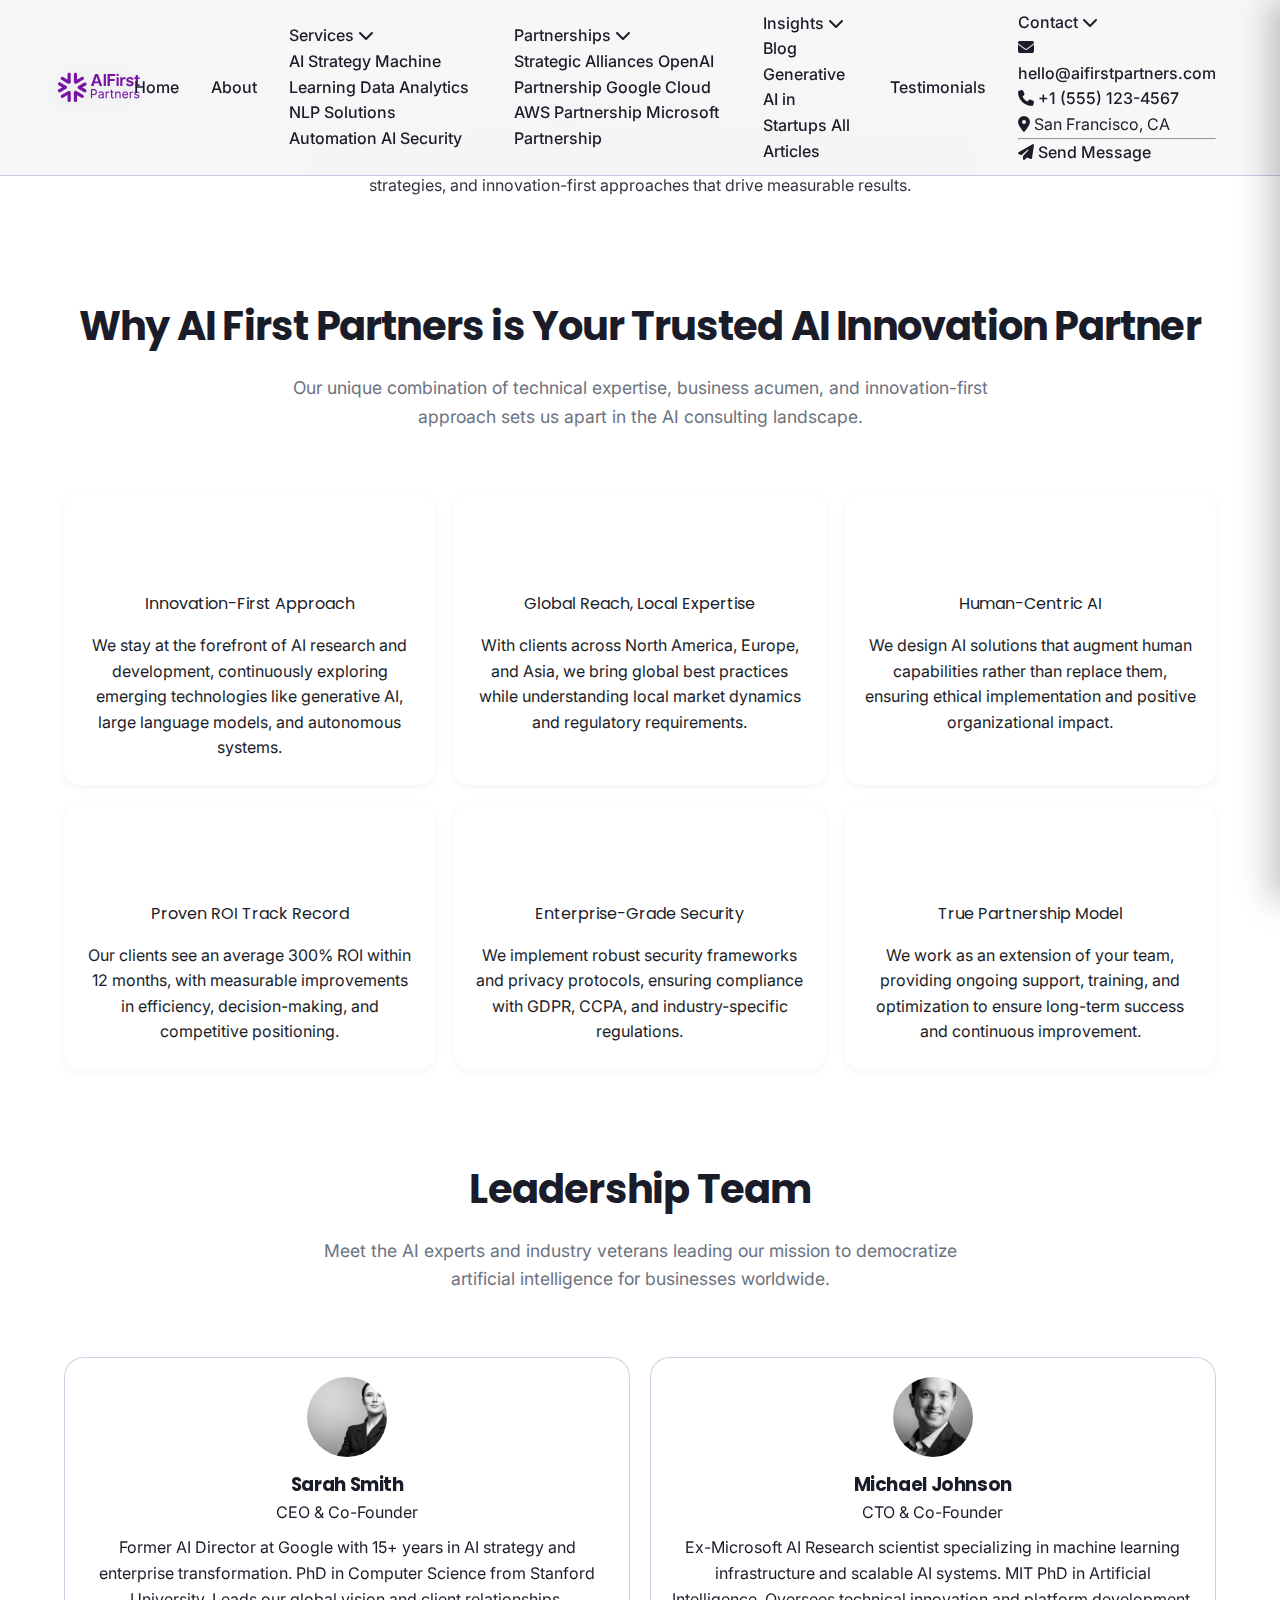
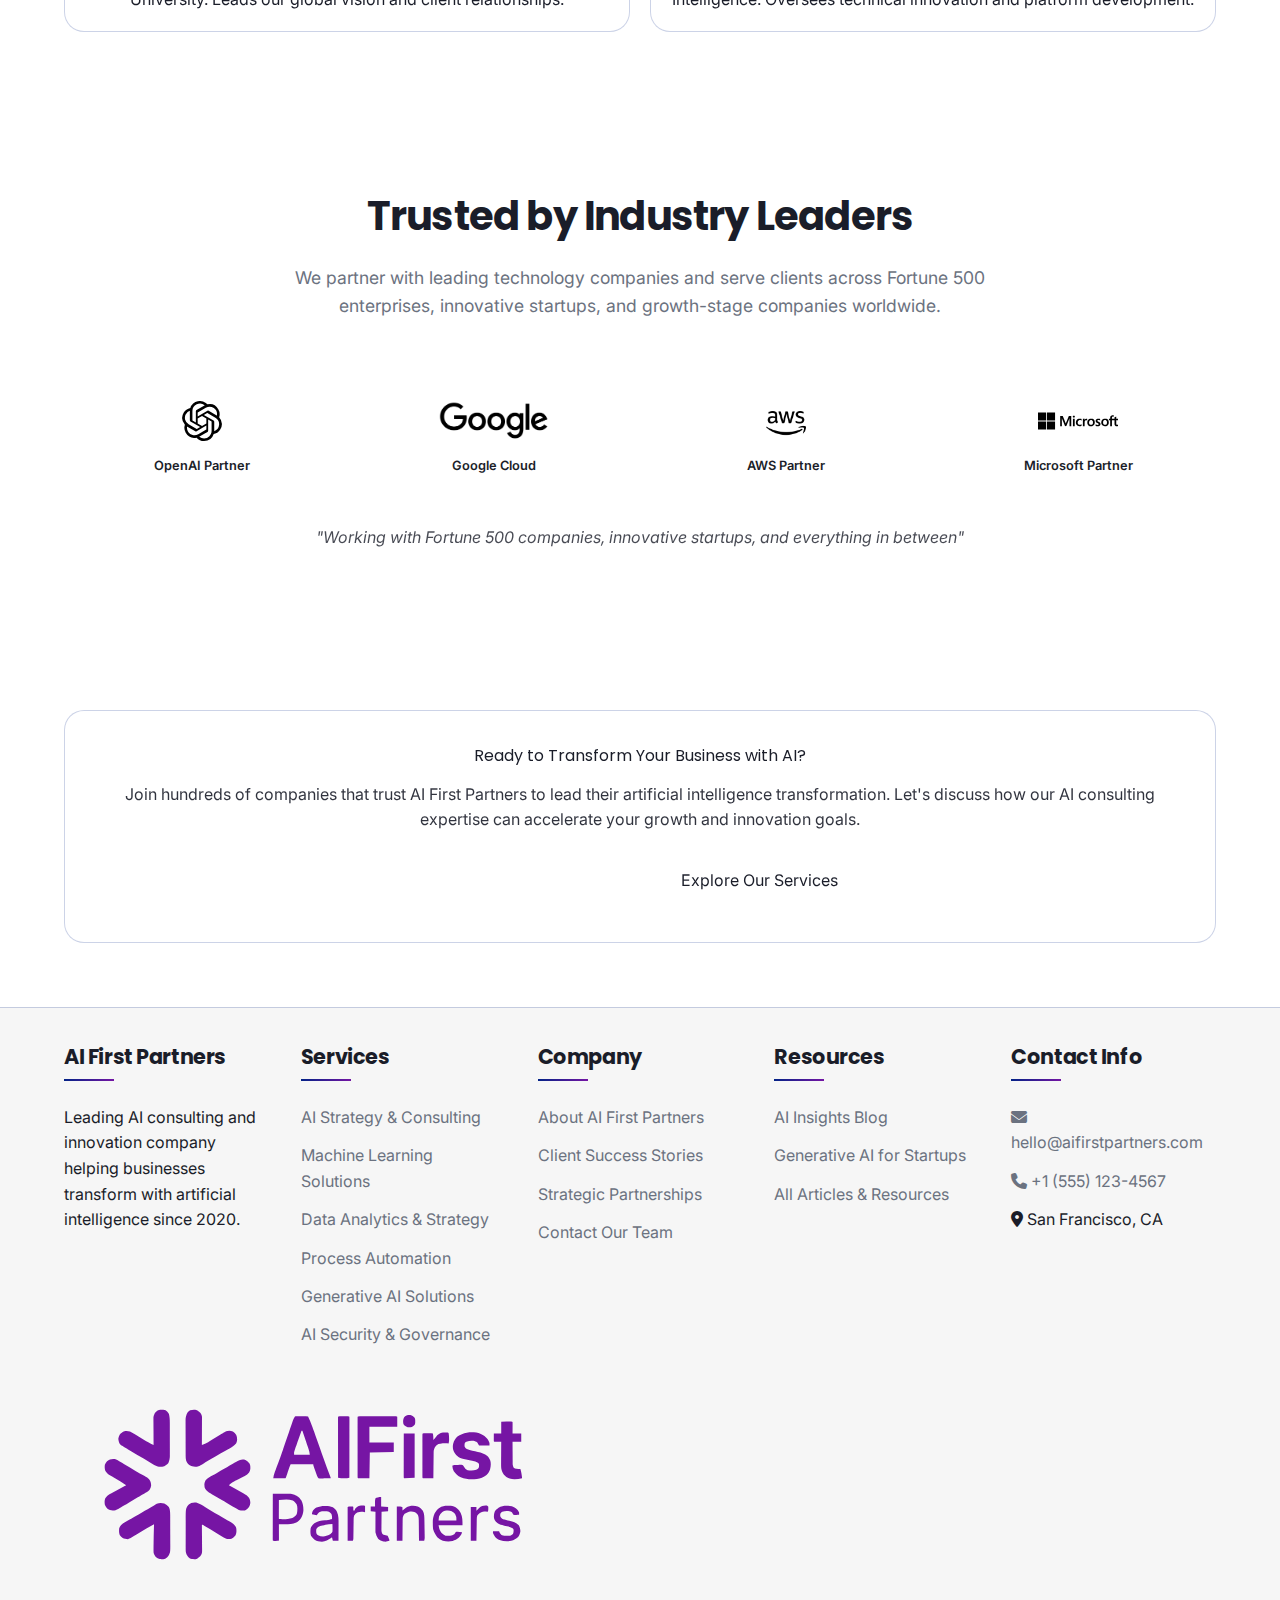
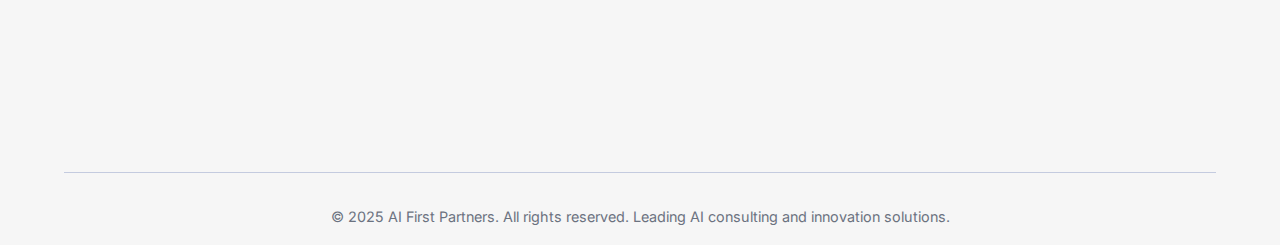
<file: about.html>
<!DOCTYPE html>
<html lang="en">
  <head>
    <meta charset="UTF-8" />
    <meta name="viewport" content="width=device-width, initial-scale=1.0" />
    
    <!-- SEO Meta Tags -->
    <title>About AI First Partners - AI Consulting & Innovation Leaders</title>
    <meta
      name="description"
      content="AI First Partners leads AI-driven transformation with expert consulting, automation solutions, and innovation strategies. Trusted AI partners for businesses worldwide."
    />
    <meta
      name="keywords"
      content="AI First Partners, AI consulting company, AI strategy experts, AI automation services, AI transformation consultants, artificial intelligence innovation, AI business solutions, machine learning consulting"
    />
    <meta name="author" content="AI First Partners" />
    
    <!-- Open Graph Meta Tags -->
    <meta
      property="og:title"
      content="About AI First Partners - AI Consulting & Innovation Leaders"
    />
    <meta
      property="og:description"
      content="AI First Partners leads AI-driven transformation with expert consulting, automation solutions, and innovation strategies. Trusted AI partners for businesses worldwide."
    />
    <meta property="og:type" content="website" />
    <meta property="og:url" content="https://aifirstpartners.com/about" />
    <meta
      property="og:image"
      content="https://aifirstpartners.com/assets/og-about.jpg"
    />
    
    <!-- Twitter Card Meta Tags -->
    <meta name="twitter:card" content="summary_large_image" />
    <meta
      name="twitter:title"
      content="About AI First Partners - AI Consulting & Innovation Leaders"
    />
    <meta
      name="twitter:description"
      content="AI First Partners leads AI-driven transformation with expert consulting, automation solutions, and innovation strategies."
    />
    <meta
      name="twitter:image"
      content="https://aifirstpartners.com/assets/og-about.jpg"
    />
    
    <!-- Canonical URL -->
    <link rel="canonical" href="https://aifirstpartners.com/about.html" />
    
    <!-- Favicon -->
    <link
      rel="icon"
      type="image/svg+xml"
      href="favicon.svg"
    />
    <link rel="apple-touch-icon" href="favicon.svg" />
    
    <!-- Sitemap for SEO -->
    <link rel="sitemap" type="application/xml" title="Sitemap" href="/sitemap.xml" />
    
    <!-- Fonts -->
    <link rel="preconnect" href="https://fonts.googleapis.com" />
    <link rel="preconnect" href="https://fonts.gstatic.com" crossorigin />
    <link
      href="https://fonts.googleapis.com/css2?family=Inter:wght@300;400;500;600;700&family=Poppins:wght@600;700;800&display=swap"
      rel="stylesheet"
    />
    
    <!-- Font Awesome -->
    <link
      rel="stylesheet"
      href="https://cdnjs.cloudflare.com/ajax/libs/font-awesome/6.4.0/css/all.min.css"
    />
    
    <!-- Main Stylesheet -->
    <link rel="stylesheet" href="style.css" />
    
    <!-- Page-specific styles -->
    <style>
      /* About page hero section */
      .about-hero {
        background: linear-gradient(135deg, var(--bg-primary) 0%, color-mix(in srgb, var(--main-color) 5%, transparent) 100%);
        padding: 5rem 0 3rem;
        text-align: center;
        position: relative;
        overflow: hidden;
      }
      
      .about-hero::before {
        content: "";
        position: absolute;
        top: 0;
        left: 0;
        width: 100%;
        height: 100%;
        background: color-mix(in srgb, var(--main-color) 8%, transparent);
        z-index: 1;
      }
      
      .about-hero-content {
        position: relative;
        z-index: 2;
      }
      
      .about-hero h1 {
        font-size: clamp(var(--text-4xl), 6vw, var(--text-6xl));
        font-weight: var(--font-weight-bold);
        color: var(--text-primary);
        margin-bottom: 1rem;
        letter-spacing: var(--tracking-tight);
        transition: transform 0.3s ease;
      }
      
      .about-hero h1:hover {
        transform: translateY(-2px);
      }
      
      .about-hero p {
        font-size: var(--text-xl);
        color: var(--text-primary);
        max-width: 700px;
        margin: 0 auto 1rem;
        line-height: var(--leading-relaxed);
        opacity: 0.9;
      }
      
      /* Mission & Vision Cards - Following index.html service-card design */
      .mission-vision-grid {
        display: grid;
        grid-template-columns: repeat(auto-fit, minmax(300px, 1fr));
        gap: 2rem;
        margin: 3rem 0;
      }
      
      .mission-vision-card {
        text-align: center;
        padding: 2.5rem 2rem;
        background: white;
        border: 1px solid color-mix(in srgb, var(--main-color) 15%, transparent);
        border-radius: 16px;
        transition: all 0.3s ease;
        cursor: pointer;
        box-shadow: 0 2px 10px rgba(0, 0, 0, 0.05);
      }
      
      .mission-vision-card:hover {
        background: color-mix(in srgb, var(--main-color) 10%, transparent);
        border-color: color-mix(in srgb, var(--main-color) 25%, transparent);
        transform: translateY(-5px);
        box-shadow: 0 8px 25px color-mix(in srgb, var(--main-color) 15%, transparent);
      }
      
      .mission-vision-card .card-icon {
        width: 80px;
        height: 80px;
        margin: 0 auto 1.5rem;
        display: flex;
        align-items: center;
        justify-content: center;
        border-radius: 50%;
        background: var(--primary-color);
        font-size: 2rem;
        color: white;
      }
      
      .mission-vision-card h3 {
        font-size: var(--text-xl);
        font-weight: var(--font-weight-semibold);
        letter-spacing: var(--tracking-normal);
        line-height: var(--leading-snug);
        margin-bottom: 1rem;
        color: var(--text-primary);
      }
      
      .mission-vision-card p {
        font-size: var(--text-base);
        font-weight: var(--font-weight-regular);
        line-height: var(--leading-normal);
        letter-spacing: var(--tracking-normal);
        color: var(--text-primary);
      }
      
      /* Why Choose Us Section - Following service-card design */
      .why-choose-grid {
        display: grid;
        grid-template-columns: repeat(auto-fit, minmax(300px, 1fr));
        gap: 1.2rem;
        margin: 1.5rem 0;
      }
      
      .feature-card {
        text-align: center;
        padding: 1.5rem 1.2rem;
        background: white;
        border: 1px solid color-mix(in srgb, var(--main-color) 15%, transparent);
        border-radius: 16px;
        transition: all 0.3s ease;
        cursor: pointer;
        box-shadow: 0 2px 10px rgba(0, 0, 0, 0.05);
      }
      
      .feature-card:hover {
        background: color-mix(in srgb, var(--main-color) 10%, transparent);
        border-color: color-mix(in srgb, var(--main-color) 25%, transparent);
        transform: translateY(-5px);
        box-shadow: 0 8px 25px color-mix(in srgb, var(--main-color) 15%, transparent);
      }
      
      .feature-icon {
        width: 60px;
        height: 60px;
        margin: 0 auto 0.8rem;
        display: flex;
        align-items: center;
        justify-content: center;
        border-radius: 50%;
        background: var(--primary-color);
        font-size: 1.6rem;
        color: white;
      }
      
      .feature-card h3 {
        font-size: var(--text-xl);
        font-weight: var(--font-weight-semibold);
        letter-spacing: var(--tracking-normal);
        line-height: var(--leading-snug);
        margin-bottom: 1rem;
        color: var(--text-primary);
      }
      
      .feature-card p {
        font-size: var(--text-base);
        font-weight: var(--font-weight-regular);
        line-height: var(--leading-normal);
        letter-spacing: var(--tracking-normal);
        color: var(--text-primary);
      }
      
      /* Leadership Team - Following glass-card design from main CSS */
      .team-grid {
        display: grid;
        grid-template-columns: repeat(auto-fit, minmax(300px, 1fr));
        gap: 1.2rem;
        margin: 1.5rem 0;
      }
      
      .team-member {
        background: var(--glass-bg);
        backdrop-filter: blur(20px);
        border: 1px solid var(--glass-border);
        border-radius: 20px;
        padding: 1.2rem;
        text-align: center;
        transition: all 0.3s ease;
      }
      
      .team-member:hover {
        transform: translateY(-5px);
        background: var(--card-hover);
      }
      
      .member-avatar {
        width: 80px;
        height: 80px;
        background: linear-gradient(135deg, var(--main-color), #6E56CF);
        border-radius: 50%;
        display: flex;
        align-items: center;
        justify-content: center;
        margin: 0 auto 0.8rem;
        font-size: 2rem;
        color: white;
        font-weight: var(--font-weight-bold);
        transition: transform 0.3s ease;
      }
      
      .team-member:hover .member-avatar {
        transform: scale(1.1) rotate(5deg);
      }
      
      .member-role {
        color: var(--main-color);
        font-weight: var(--font-weight-semibold);
        margin-bottom: 0.6rem;
      }
      
      /* Trust Section */
      .trust-section {
        background: color-mix(in srgb, var(--main-color) 3%, transparent);
        padding: 2rem 0;
        border-radius: 20px;
        margin: 2rem 0;
      }
      
      .trust-logos {
        display: grid;
        grid-template-columns: repeat(auto-fit, minmax(150px, 1fr));
        gap: 1rem;
        align-items: center;
        margin: 1rem 0;
      }
      
      .trust-logo {
        background: white;
        padding: 1rem;
        border-radius: 12px;
        text-align: center;
        box-shadow: 0 4px 15px color-mix(in srgb, var(--main-color) 10%, transparent);
        transition: transform 0.3s ease;
        border: 1px solid color-mix(in srgb, var(--main-color) 15%, transparent);
      }
      
      .trust-logo:hover {
        transform: translateY(-3px);
      }
      
      .trust-logo img {
        max-width: 100%;
        height: 60px;
        object-fit: contain;
        filter: grayscale(100%);
        transition: filter 0.3s ease;
      }
      
      .trust-logo:hover img {
        filter: grayscale(0%);
      }
      
      /* CTA Section - Following main design system */
      .cta-section {
        background: var(--glass-bg);
        backdrop-filter: blur(20px);
        border: 1px solid var(--glass-border);
        border-radius: 20px;
        padding: 2rem 1.5rem;
        text-align: center;
        margin: 2rem 0;
        transition: all 0.3s ease;
      }
      
      .cta-section:hover {
        transform: translateY(-5px);
        background: var(--card-hover);
      }
      
      .cta-content h2 {
        font-size: var(--text-3xl);
        font-weight: var(--font-weight-bold);
        color: var(--text-primary);
        margin-bottom: 0.8rem;
        letter-spacing: var(--tracking-tight);
      }
      
      .cta-content p {
        font-size: var(--text-lg);
        color: var(--text-primary);
        line-height: var(--leading-relaxed);
        margin-bottom: 1.2rem;
        opacity: 0.9;
      }
      
      .cta-buttons {
        display: flex;
        gap: 1rem;
        justify-content: center;
        flex-wrap: wrap;
        margin-top: 1.2rem;
      }
      
      .btn-cta {
        background: var(--primary-color);
        color: white;
        padding: 1rem 2rem;
        border-radius: 8px;
        text-decoration: none;
        font-weight: var(--font-weight-semibold);
        transition: all 0.3s ease;
        border: 2px solid var(--primary-color);
        font-size: var(--text-base);
      }
      
      .btn-cta:hover {
        background: transparent;
        color: var(--primary-color);
        transform: translateY(-2px);
        box-shadow: 0 8px 25px color-mix(in srgb, var(--main-color) 15%, transparent);
      }
      
      .btn-cta-secondary {
        background: transparent;
        color: var(--primary-color);
        border: 2px solid var(--primary-color);
      }
      
      .btn-cta-secondary:hover {
        background: var(--primary-color);
        color: white;
      }
      
      /* Footer - Matching index.html styles */
      footer {
        padding: 2rem 0 1rem;
      }
      
      /* Mobile Responsive */
      @media (max-width: 768px) {
        .about-hero {
          padding: 4rem 0 2rem;
        }
        
        .mission-vision-grid,
        .why-choose-grid,
        .team-grid {
          grid-template-columns: 1fr;
          gap: 1rem;
        }
        
        .feature-card {
          padding: 1.5rem 1rem;
        }
        
        .team-member {
          padding: 1.2rem;
        }
        
        .trust-section {
          padding: 2rem 0;
          margin: 2rem 0;
        }
        
        .cta-section {
          padding: 2rem 1rem;
          margin: 2rem 0;
        }
        
        .cta-buttons {
          flex-direction: column;
          align-items: center;
        }
        
        .btn-cta {
          width: 100%;
          max-width: 300px;
        }
      }
    </style>
  </head>
  <body>
    <!-- Navigation -->
    <nav id="navbar">
      <div class="container nav-container">
        <a href="index.html" class="logo">
          <img src="logo.svg" alt="AI First Partners - AI Consulting Company" class="logo-svg">
        </a>
        <div class="nav-links">
          <a href="index.html" class="nav-link">Home</a>
          
          <a href="about.html" class="nav-link active" aria-current="page">About</a>

          <div class="nav-item dropdown">
            <a href="index.html#services" class="nav-link dropdown-toggle" aria-haspopup="true" aria-expanded="false">
              Services
              <i class="fas fa-chevron-down dropdown-icon"></i>
            </a>
            <div class="dropdown-menu" role="menu">
              <div class="dropdown-content">
                <a href="index.html#services" class="dropdown-link" role="menuitem">AI Strategy</a>
                <a href="index.html#services" class="dropdown-link" role="menuitem">Machine Learning</a>
                <a href="index.html#services" class="dropdown-link" role="menuitem">Data Analytics</a>
                <a href="index.html#services" class="dropdown-link" role="menuitem">NLP Solutions</a>
                <a href="index.html#services" class="dropdown-link" role="menuitem">Automation</a>
                <a href="index.html#services" class="dropdown-link" role="menuitem">AI Security</a>
              </div>
            </div>
          </div>

          <div class="nav-item dropdown">
            <a href="index.html#partnerships" class="nav-link dropdown-toggle" aria-haspopup="true" aria-expanded="false">
              Partnerships
              <i class="fas fa-chevron-down dropdown-icon"></i>
            </a>
            <div class="dropdown-menu" role="menu">
              <div class="dropdown-content">
                <a href="index.html#partnerships" class="dropdown-link" role="menuitem">Strategic Alliances</a>
                <a href="index.html#partnerships" class="dropdown-link" role="menuitem">OpenAI Partnership</a>
                <a href="index.html#partnerships" class="dropdown-link" role="menuitem">Google Cloud</a>
                <a href="index.html#partnerships" class="dropdown-link" role="menuitem">AWS Partnership</a>
                <a href="index.html#partnerships" class="dropdown-link" role="menuitem">Microsoft Partnership</a>
              </div>
            </div>
          </div>

          <div class="nav-item dropdown">
            <a href="blog.html" class="nav-link dropdown-toggle" aria-haspopup="true" aria-expanded="false">
              Insights
              <i class="fas fa-chevron-down dropdown-icon"></i>
            </a>
            <div class="dropdown-menu" role="menu">
              <div class="dropdown-content">
                <a href="index.html#blog" class="dropdown-link" role="menuitem">Blog</a>
                <a href="article-generative-ai-startups.html" class="dropdown-link" role="menuitem">Generative AI in Startups</a>
                <a href="blog.html" class="dropdown-link" role="menuitem">All Articles</a>
              </div>
            </div>
          </div>

          <a href="index.html#testimonials" class="nav-link">Testimonials</a>

          <div class="nav-item dropdown">
            <a href="index.html#contact" class="nav-link dropdown-toggle" aria-haspopup="true" aria-expanded="false">
              Contact
              <i class="fas fa-chevron-down dropdown-icon"></i>
            </a>
            <div class="dropdown-menu contact-dropdown" role="menu">
              <div class="dropdown-content">
                <div class="contact-quick-info">
                  <div class="contact-item-nav">
                    <i class="fas fa-envelope"></i>
                    <a href="mailto:hello@aifirstpartners.com" class="dropdown-link" role="menuitem">hello@aifirstpartners.com</a>
                  </div>
                  <div class="contact-item-nav">
                    <i class="fas fa-phone"></i>
                    <a href="tel:+15551234567" class="dropdown-link" role="menuitem">+1 (555) 123-4567</a>
                  </div>
                  <div class="contact-item-nav">
                    <i class="fas fa-map-marker-alt"></i>
                    <span class="dropdown-text">San Francisco, CA</span>
                  </div>
                  <hr class="dropdown-divider">
                  <a href="index.html#contact" class="dropdown-link cta-link" role="menuitem">
                    <i class="fas fa-paper-plane"></i>
                    Send Message
                  </a>
                </div>
              </div>
            </div>
          </div>
        </div>
        <div class="mobile-controls">
          <button class="mobile-menu-btn" id="mobileMenuBtn" aria-label="Open mobile menu">
            <i class="fas fa-bars"></i>
          </button>
        </div>
      </div>
    </nav>

    <!-- Mobile Navigation Sidebar -->
    <div class="mobile-nav-overlay" id="mobileNavOverlay"></div>
    <div class="mobile-nav-sidebar" id="mobileNavSidebar">
      <div class="mobile-nav-header">
        <div class="logo">
          <img src="logo.svg" alt="AI First Partners - AI Consulting & Innovation Company Logo" class="logo-svg">
        </div>
        <button class="mobile-nav-close" id="mobileNavClose" aria-label="Close mobile menu">
          <i class="fas fa-times"></i>
        </button>
      </div>
      <div class="mobile-nav-links">
        <a href="index.html" class="mobile-nav-link">Home</a>
        <a href="about.html" class="mobile-nav-link active">About</a>
        
        <div class="mobile-nav-item dropdown">
          <button class="mobile-nav-link dropdown-toggle" aria-expanded="false">
            Services
            <i class="fas fa-chevron-down dropdown-icon"></i>
          </button>
          <div class="mobile-dropdown-content">
            <a href="index.html#services" class="mobile-dropdown-link">AI Strategy</a>
            <a href="index.html#services" class="mobile-dropdown-link">Machine Learning</a>
            <a href="index.html#services" class="mobile-dropdown-link">Data Analytics</a>
            <a href="index.html#services" class="mobile-dropdown-link">NLP Solutions</a>
            <a href="index.html#services" class="mobile-dropdown-link">Automation</a>
            <a href="index.html#services" class="mobile-dropdown-link">AI Security</a>
          </div>
        </div>

        <div class="mobile-nav-item dropdown">
          <button class="mobile-nav-link dropdown-toggle" aria-expanded="false">
            Partnerships
            <i class="fas fa-chevron-down dropdown-icon"></i>
          </button>
          <div class="mobile-dropdown-content">
            <a href="index.html#partnerships" class="mobile-dropdown-link">Strategic Alliances</a>
            <a href="index.html#partnerships" class="mobile-dropdown-link">OpenAI Partnership</a>
            <a href="index.html#partnerships" class="mobile-dropdown-link">Google Cloud</a>
            <a href="index.html#partnerships" class="mobile-dropdown-link">AWS Partnership</a>
            <a href="index.html#partnerships" class="mobile-dropdown-link">Microsoft Partnership</a>
          </div>
        </div>

        <div class="mobile-nav-item dropdown">
          <button class="mobile-nav-link dropdown-toggle" aria-expanded="false">
            Insights
            <i class="fas fa-chevron-down dropdown-icon"></i>
          </button>
          <div class="mobile-dropdown-content">
            <a href="index.html#blog" class="mobile-dropdown-link">Blog</a>
            <a href="article-generative-ai-startups.html" class="mobile-dropdown-link">Generative AI in Startups</a>
            <a href="blog.html" class="mobile-dropdown-link">All Articles</a>
          </div>
        </div>

        <a href="index.html#testimonials" class="mobile-nav-link">Testimonials</a>
        <a href="index.html#contact" class="mobile-nav-link mobile-nav-cta">Contact</a>
      </div>
    </div>

    <!-- Hero Section -->
    <section id="about-hero" class="about-hero">
      <div class="container">
        <div class="about-hero-content">
          <h1>AI First Partners – AI Consulting & Innovation</h1>
          <p>
            We are a forward-focused AI consulting and software services company, leading businesses through 
            intelligent transformation with cutting-edge artificial intelligence solutions, automation strategies, 
            and innovation-first approaches that drive measurable results.
          </p>
        </div>
      </div>
    </section>

    <!-- Main Content -->
    <main>
      <!-- Why Choose Us Section -->
      <section id="why-choose-us" class="section" style="padding: 2rem 0; background: color-mix(in srgb, var(--main-color) 2%, transparent);">
        <div class="container">
          <div class="section-header">
            <h2>Why AI First Partners is Your Trusted AI Innovation Partner</h2>
            <p>
              Our unique combination of technical expertise, business acumen, and innovation-first 
              approach sets us apart in the AI consulting landscape.
            </p>
          </div>
          <div class="why-choose-grid">
            <div class="feature-card">
              <div class="feature-icon">
                <i class="fas fa-rocket"></i>
              </div>
              <h3>Innovation-First Approach</h3>
              <p>We stay at the forefront of AI research and development, continuously exploring emerging technologies like generative AI, large language models, and autonomous systems.</p>
            </div>
            <div class="feature-card">
              <div class="feature-icon">
                <i class="fas fa-globe"></i>
              </div>
              <h3>Global Reach, Local Expertise</h3>
              <p>With clients across North America, Europe, and Asia, we bring global best practices while understanding local market dynamics and regulatory requirements.</p>
            </div>
            <div class="feature-card">
              <div class="feature-icon">
                <i class="fas fa-users"></i>
              </div>
              <h3>Human-Centric AI</h3>
              <p>We design AI solutions that augment human capabilities rather than replace them, ensuring ethical implementation and positive organizational impact.</p>
            </div>
            <div class="feature-card">
              <div class="feature-icon">
                <i class="fas fa-chart-line"></i>
              </div>
              <h3>Proven ROI Track Record</h3>
              <p>Our clients see an average 300% ROI within 12 months, with measurable improvements in efficiency, decision-making, and competitive positioning.</p>
            </div>
            <div class="feature-card">
              <div class="feature-icon">
                <i class="fas fa-shield-alt"></i>
              </div>
              <h3>Enterprise-Grade Security</h3>
              <p>We implement robust security frameworks and privacy protocols, ensuring compliance with GDPR, CCPA, and industry-specific regulations.</p>
            </div>
            <div class="feature-card">
              <div class="feature-icon">
                <i class="fas fa-handshake"></i>
              </div>
              <h3>True Partnership Model</h3>
              <p>We work as an extension of your team, providing ongoing support, training, and optimization to ensure long-term success and continuous improvement.</p>
            </div>
          </div>
        </div>
      </section>
      <!-- Leadership Team -->
      <section id="leadership" class="section" style="padding: 2rem 0; background: color-mix(in srgb, var(--main-color) 2%, transparent);">
        <div class="container">
          <div class="section-header">
            <h2>Leadership Team</h2>
            <p>
              Meet the AI experts and industry veterans leading our mission to democratize 
              artificial intelligence for businesses worldwide.
            </p>
          </div>
          <div class="team-grid">
            <div class="team-member">
              <div class="member-avatar">
                <img src="ceo.jpg" alt="Sarah Smith - CEO & Co-Founder" style="width: 100%; height: 100%; object-fit: cover; border-radius: 50%;">
              </div>
              <h3>Sarah Smith</h3>
              <p class="member-role">CEO & Co-Founder</p>
              <p>Former AI Director at Google with 15+ years in AI strategy and enterprise transformation. PhD in Computer Science from Stanford University. Leads our global vision and client relationships.</p>
            </div>
            <div class="team-member">
              <div class="member-avatar">
                <img src="cto.jpg" alt="Michael Johnson - CTO & Co-Founder" style="width: 100%; height: 100%; object-fit: cover; border-radius: 50%;">
              </div>
              <h3>Michael Johnson</h3>
              <p class="member-role">CTO & Co-Founder</p>
              <p>Ex-Microsoft AI Research scientist specializing in machine learning infrastructure and scalable AI systems. MIT PhD in Artificial Intelligence. Oversees technical innovation and platform development.</p>
            </div>
          </div>
        </div>
      </section>

      <!-- Trust & Partners Section -->
      <section id="trust-partners" class="section" style="padding: 2rem 0;">
        <div class="container">
          <div class="trust-section">
            <div class="section-header">
              <h2>Trusted by Industry Leaders</h2>
              <p>
                We partner with leading technology companies and serve clients across Fortune 500 enterprises, 
                innovative startups, and growth-stage companies worldwide.
              </p>
            </div>
            <div class="trust-logos">
              <div class="trust-logo">
                <img src="openai.svg" alt="OpenAI Strategic Partnership - AI First Partners Certified Partner for Enterprise AI Solutions" style="height: 40px;">
                <p style="margin-top: 0.5rem; font-size: 0.8rem; font-weight: 600;">OpenAI Partner</p>
              </div>
              <div class="trust-logo">
                <img src="google.png" alt="Google Cloud Platform Partnership - AI First Partners Certified Cloud AI Solutions Provider" style="height: 40px;">
                <p style="margin-top: 0.5rem; font-size: 0.8rem; font-weight: 600;">Google Cloud</p>
              </div>
              <div class="trust-logo">
                <img src="aws.png" alt="Amazon Web Services Partnership - AI First Partners AWS Certified AI & Machine Learning Partner" style="height: 40px;">
                <p style="margin-top: 0.5rem; font-size: 0.8rem; font-weight: 600;">AWS Partner</p>
              </div>
              <div class="trust-logo">
                <img src="microsoft.svg" alt="Microsoft Azure Partnership - AI First Partners Microsoft Certified AI & Cloud Solutions Partner" style="height: 40px;">
                <p style="margin-top: 0.5rem; font-size: 0.8rem; font-weight: 600;">Microsoft Partner</p>
              </div>
            </div>
            <div style="text-align: center; margin-top: 2rem;">
              <p style="font-style: italic; color: var(--text-primary); opacity: 0.8;">
                "Working with Fortune 500 companies, innovative startups, and everything in between"
              </p>
            </div>
          </div>
        </div>
      </section>

      <!-- Call to Action -->
      <section id="cta" class="section" style="padding: 2rem 0;">
        <div class="container">
          <div class="cta-section">
            <div class="cta-content">
              <h2>Ready to Transform Your Business with AI?</h2>
              <p>
                Join hundreds of companies that trust AI First Partners to lead their artificial intelligence 
                transformation. Let's discuss how our AI consulting expertise can accelerate your growth 
                and innovation goals.
              </p>
              <div class="cta-buttons">
                <a href="index.html#contact" class="btn-cta">Start Your AI Journey</a>
                <a href="index.html#services" class="btn-cta btn-cta-secondary">Explore Our Services</a>
              </div>
            </div>
          </div>
        </div>
      </section>
    </main>

    <!-- Footer -->
    <footer>
      <div class="container">
        <div class="footer-content">
          <div class="footer-column footer-brand">
            <h4>AI First Partners</h4>
            <p>Leading AI consulting and innovation company helping businesses transform with artificial intelligence since 2020.</p>
            <div class="footer-logo">
              <img src="logo.svg" alt="AI First Partners - Leading AI Consulting Company Logo" class="footer-logo-img" loading="lazy">
            </div>
          </div>
          <div class="footer-column">
            <h4>Services</h4>
            <ul class="footer-links">
              <li><a href="index.html#services">AI Strategy & Consulting</a></li>
              <li><a href="index.html#services">Machine Learning Solutions</a></li>
              <li><a href="index.html#services">Data Analytics & Strategy</a></li>
              <li><a href="index.html#services">Process Automation</a></li>
              <li><a href="index.html#services">Generative AI Solutions</a></li>
              <li><a href="index.html#services">AI Security & Governance</a></li>
            </ul>
          </div>
          <div class="footer-column">
            <h4>Company</h4>
            <ul class="footer-links">
              <li><a href="about.html">About AI First Partners</a></li>
              <li><a href="index.html#testimonials">Client Success Stories</a></li>
              <li><a href="index.html#partnerships">Strategic Partnerships</a></li>
              <li><a href="index.html#contact">Contact Our Team</a></li>
            </ul>
          </div>
          <div class="footer-column">
            <h4>Resources</h4>
            <ul class="footer-links">
              <li><a href="index.html#blog">AI Insights Blog</a></li>
              <li><a href="article-generative-ai-startups.html">Generative AI for Startups</a></li>
              <li><a href="blog.html">All Articles & Resources</a></li>
            </ul>
          </div>
          <div class="footer-column">
            <h4>Contact Info</h4>
            <ul class="footer-links">
              <li><a href="mailto:hello@aifirstpartners.com"><i class="fas fa-envelope"></i> hello@aifirstpartners.com</a></li>
              <li><a href="tel:+15551234567"><i class="fas fa-phone"></i> +1 (555) 123-4567</a></li>
              <li><span><i class="fas fa-map-marker-alt"></i> San Francisco, CA</span></li>
            </ul>
          </div>
        </div>
        <div class="copyright">
          <p>&copy; 2025 AI First Partners. All rights reserved. Leading AI consulting and innovation solutions.</p>
        </div>
      </div>
    </footer>

    <!-- Scripts -->
    <script src="script.js"></script>
  </body>
</html>
</file>
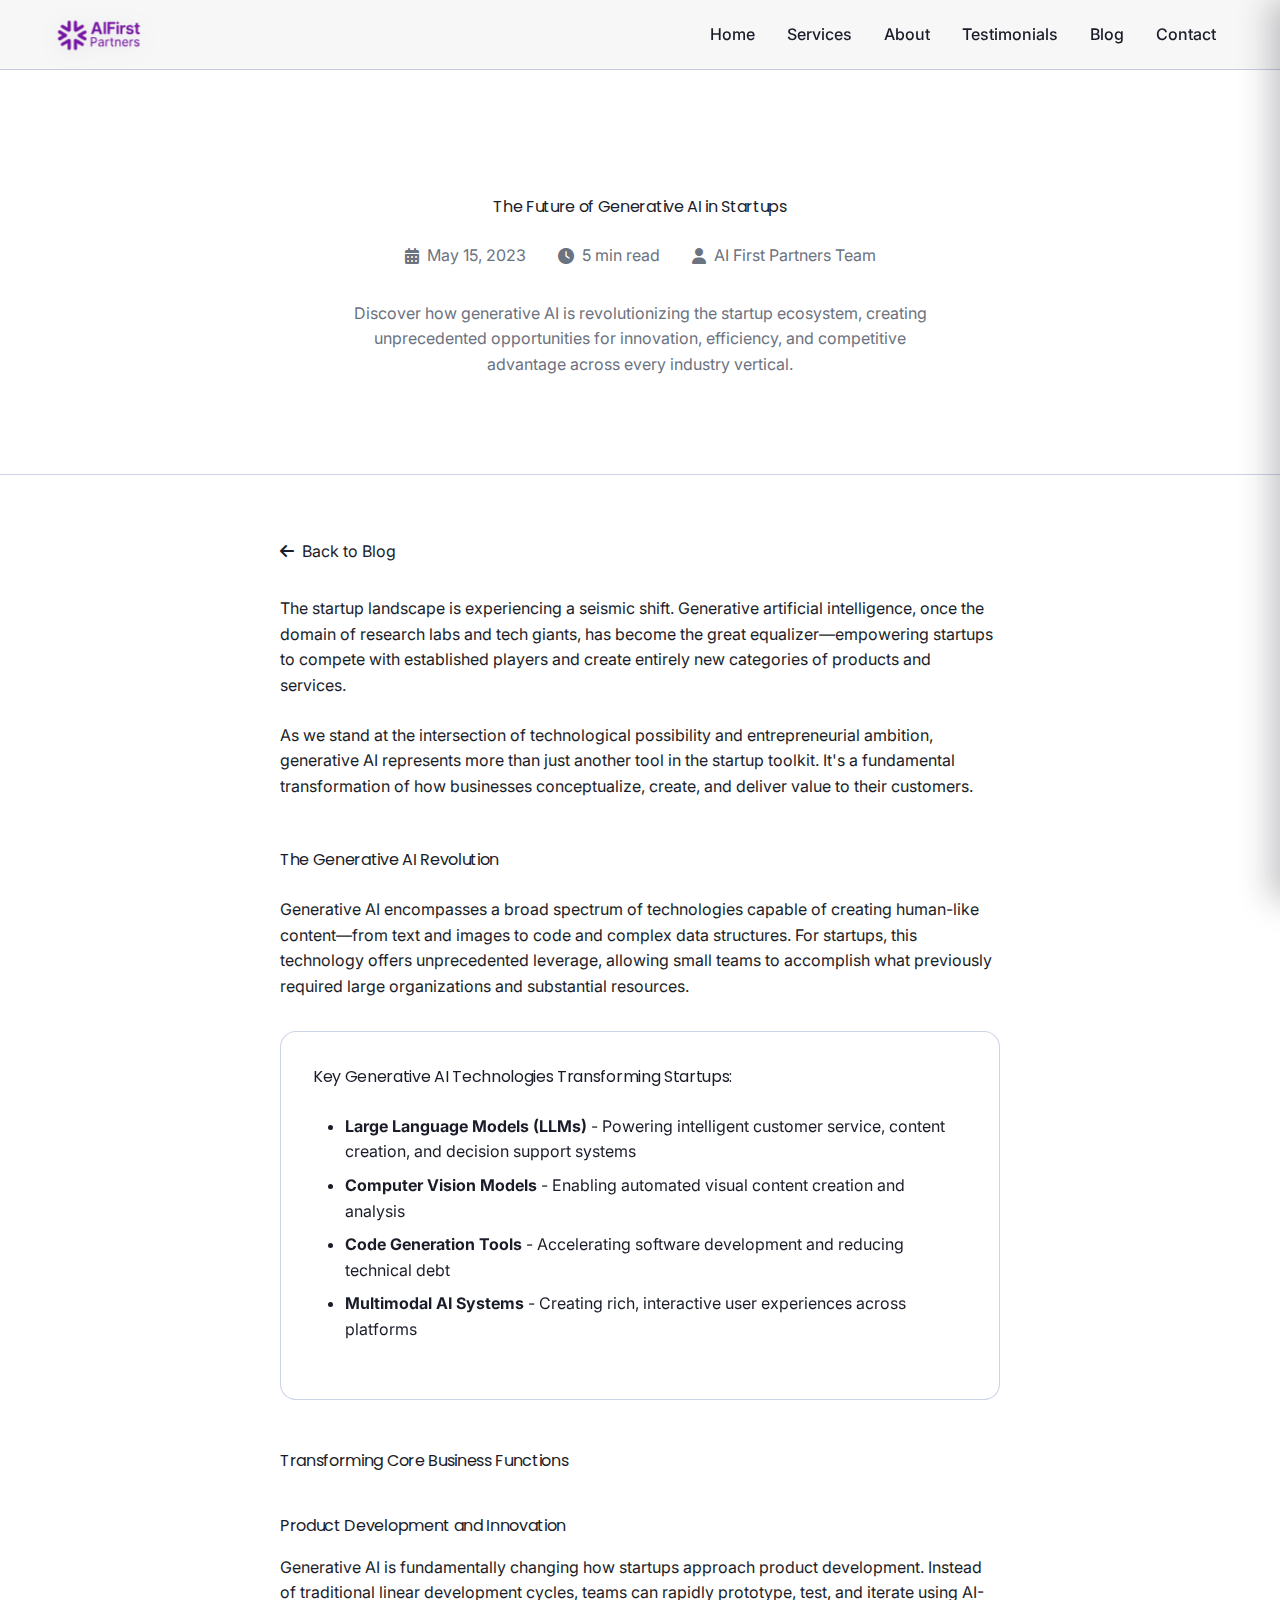
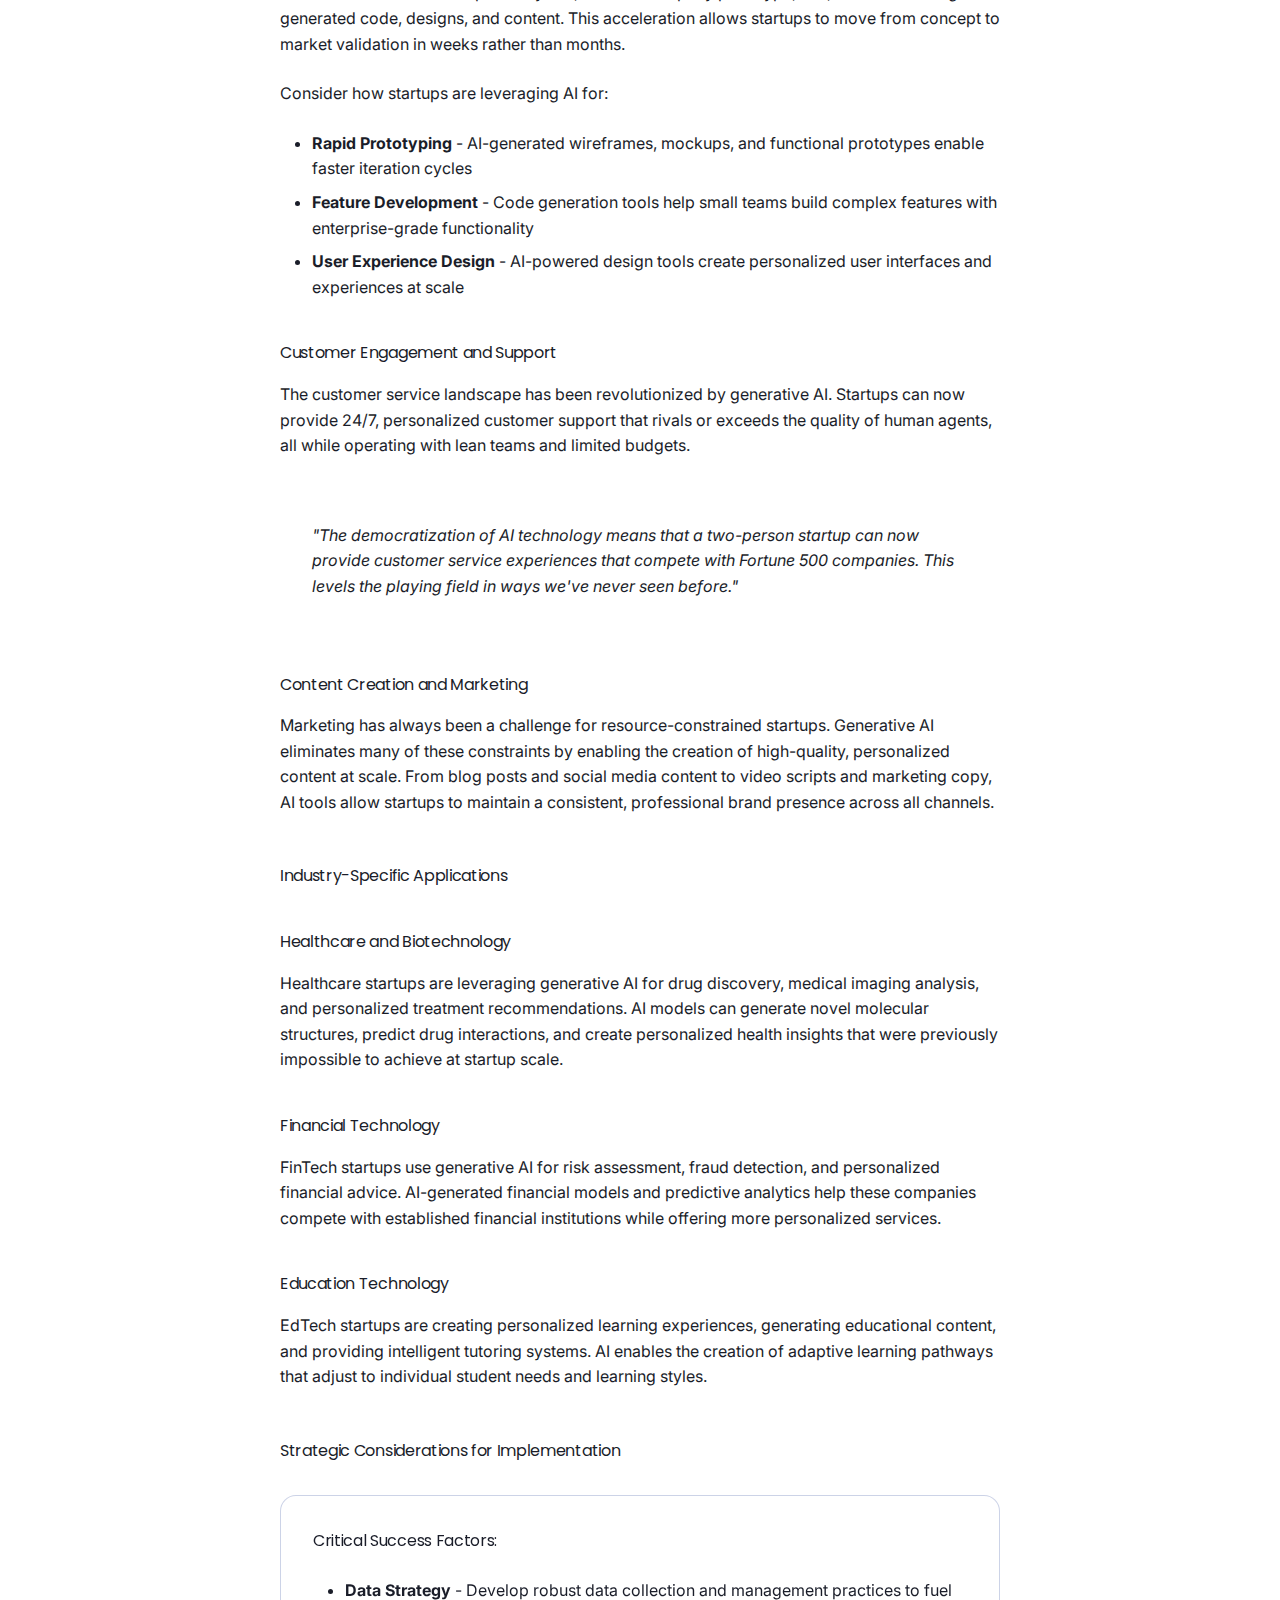
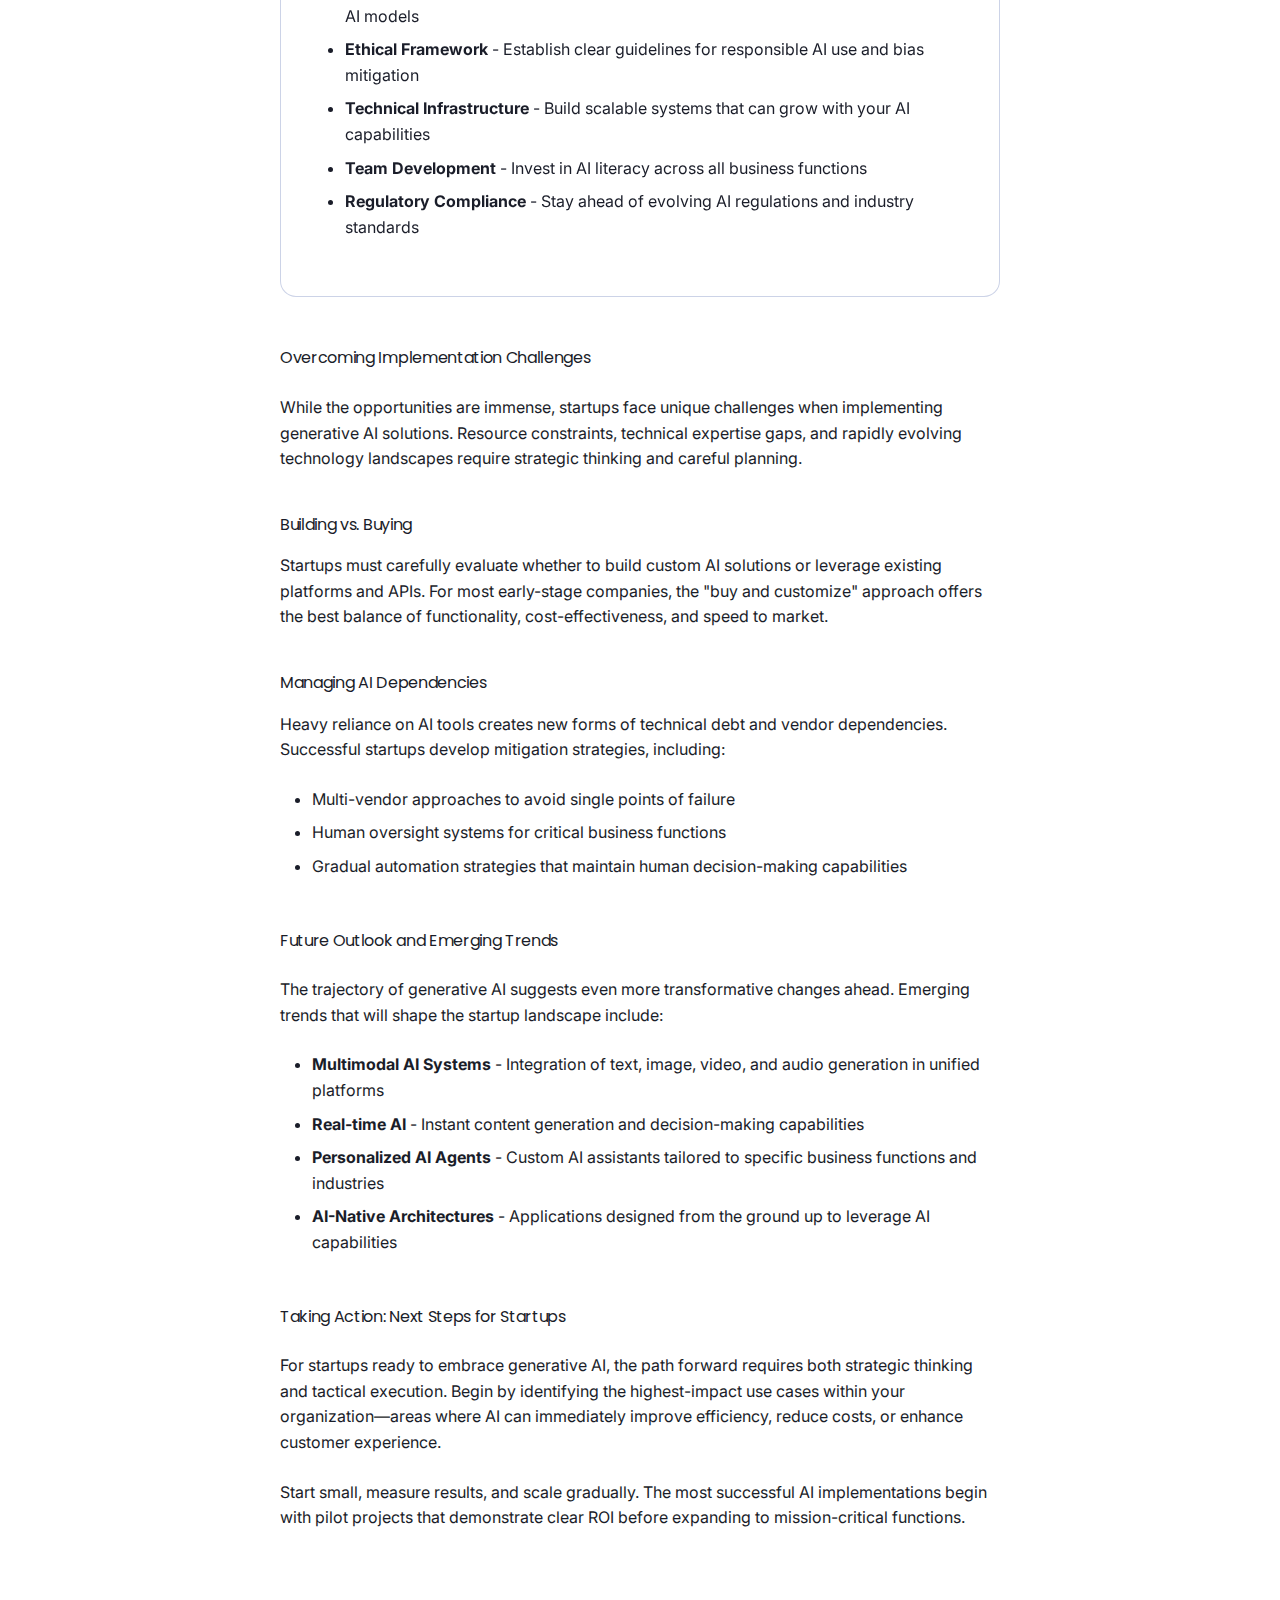
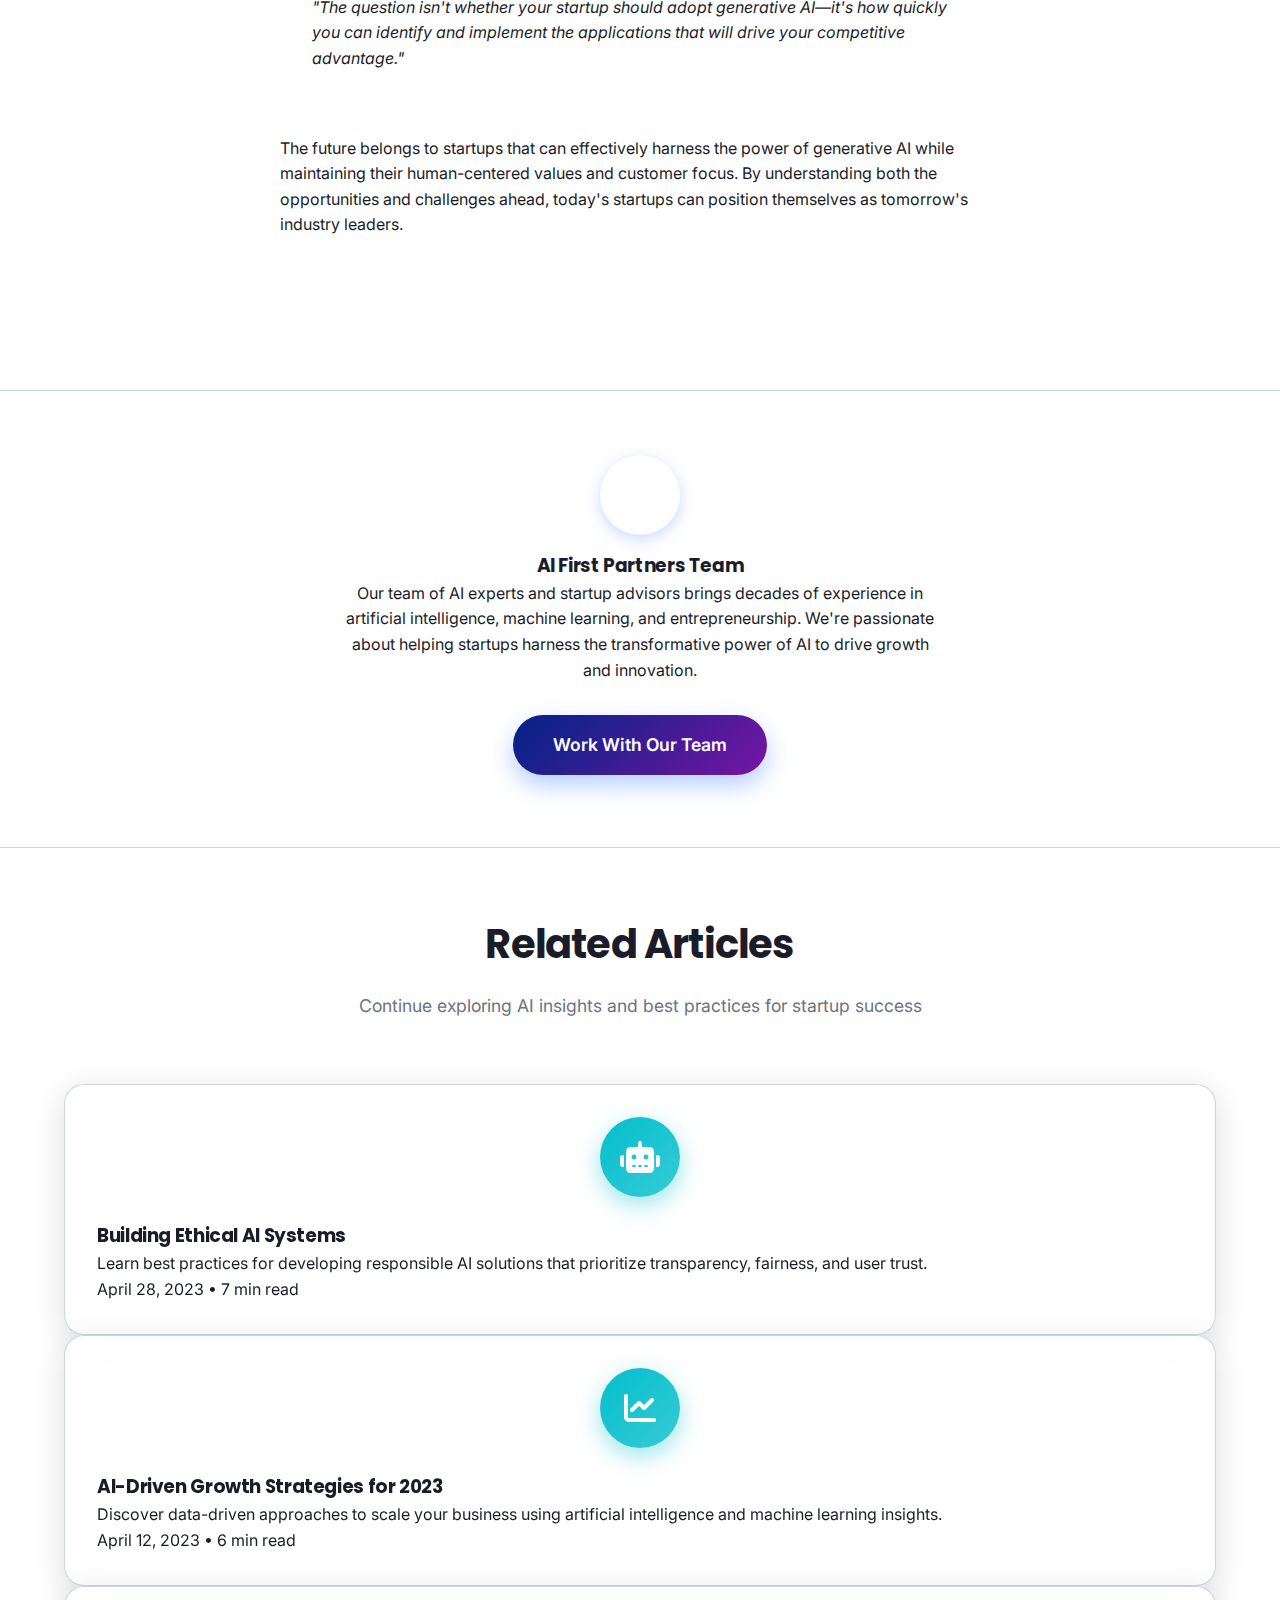
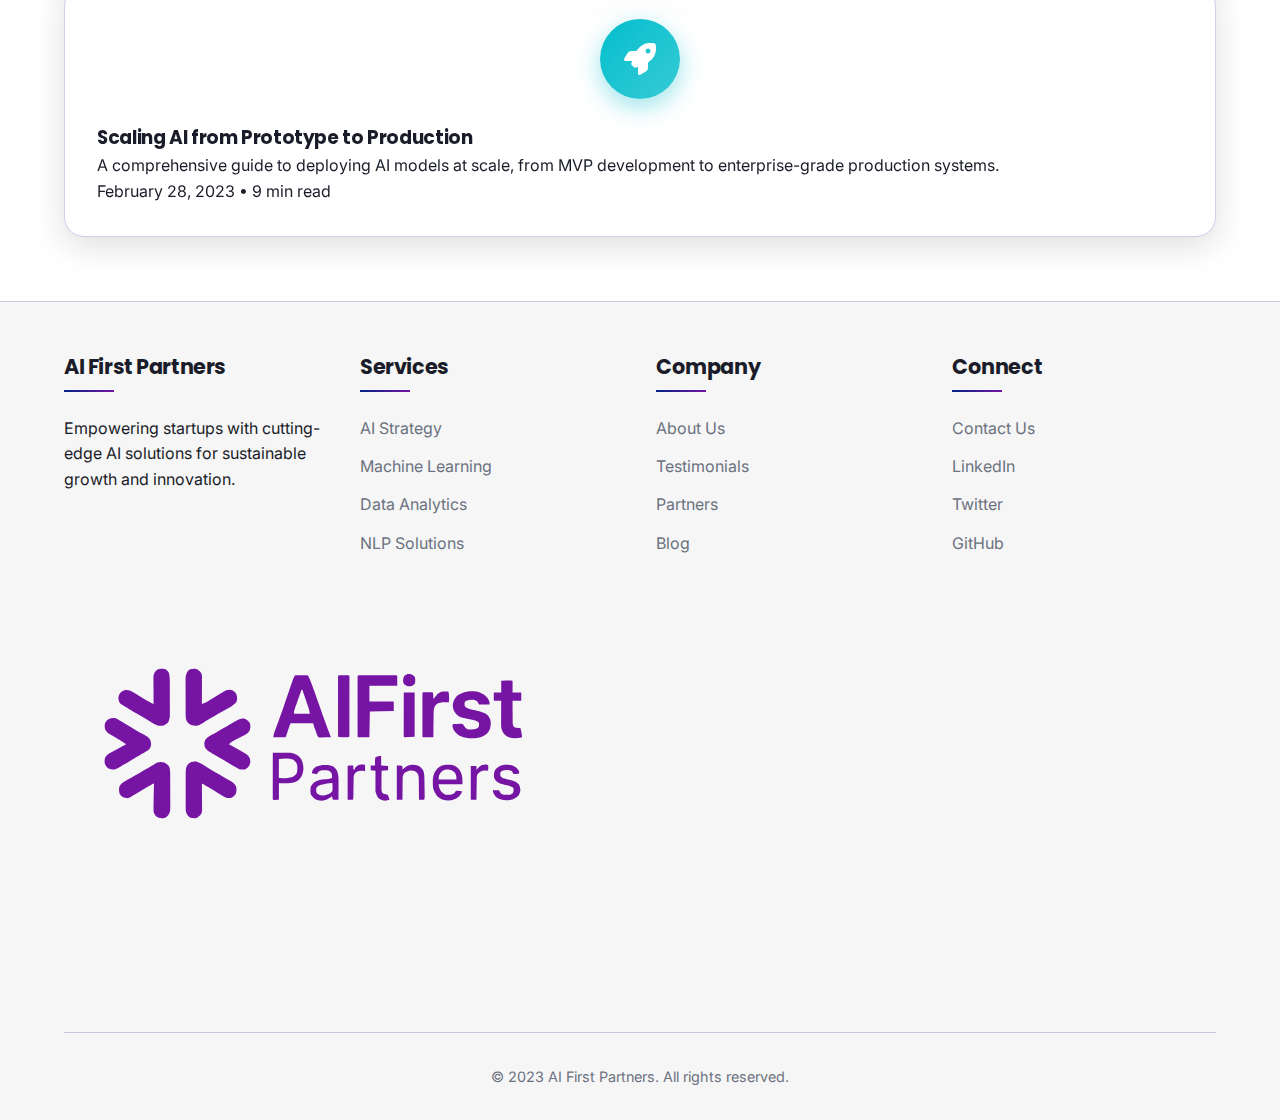
<file: article-generative-ai-startups.html>
<!DOCTYPE html>
<html lang="en">
<head>
    <meta charset="UTF-8">
    <meta name="viewport" content="width=device-width, initial-scale=1.0">
    <meta name="description" content="Explore how generative AI is transforming startup landscapes, from product development to customer engagement strategies. Expert insights from AI First Partners.">
    <meta name="keywords" content="generative AI, startups, artificial intelligence, machine learning, business transformation, AI strategy">
    <meta name="author" content="AI First Partners">
    
    <!-- Open Graph Tags -->
    <meta property="og:title" content="The Future of Generative AI in Startups - AI First Partners">
    <meta property="og:description" content="Explore how generative AI is transforming startup landscapes, from product development to customer engagement strategies.">
    <meta property="og:type" content="article">
    <meta property="og:url" content="https://aifirstpartners.com/article-generative-ai-startups.html">
    <meta property="og:image" content="https://aifirstpartners.com/assets/generative-ai-article.jpg">
    
    <!-- Twitter Card Tags -->
    <meta name="twitter:card" content="summary_large_image">
    <meta name="twitter:title" content="The Future of Generative AI in Startups">
    <meta name="twitter:description" content="Explore how generative AI is transforming startup landscapes, from product development to customer engagement strategies.">
    <meta name="twitter:image" content="https://aifirstpartners.com/assets/generative-ai-article.jpg">
    
    <title>The Future of Generative AI in Startups - AI First Partners</title>
    
    <!-- Canonical URL -->
    <link rel="canonical" href="https://aifirstpartners.com/article-generative-ai-startups.html" />
    
    <!-- Favicon -->
    <link rel="icon" type="image/svg+xml" href="favicon.svg">
    
    <!-- Sitemap for SEO -->
    <link rel="sitemap" type="application/xml" title="Sitemap" href="/sitemap.xml" />
    
    <!-- Fonts -->
    <link rel="preconnect" href="https://fonts.googleapis.com">
    <link rel="preconnect" href="https://fonts.gstatic.com" crossorigin>
    <link href="https://fonts.googleapis.com/css2?family=Inter:wght@300;400;500;600;700&family=Poppins:wght@400;500;600;700;800&display=swap" rel="stylesheet">
    
    <!-- Font Awesome -->
    <link rel="stylesheet" href="https://cdnjs.cloudflare.com/ajax/libs/font-awesome/6.4.0/css/all.min.css">
    
    <!-- CSS -->
    <link rel="stylesheet" href="style.css">
    
    <!-- Additional Article Styles -->
    <style>
        .article-hero {
            background: linear-gradient(135deg, 
                color-mix(in srgb, var(--main-color) 10%, transparent) 0%,
                color-mix(in srgb, var(--secondary-color) 5%, transparent) 100%);
            padding: 8rem 0 6rem;
            text-align: center;
            position: relative;
            border-bottom: 1px solid var(--glass-border);
        }
        
        .article-hero::before {
            content: "";
            position: absolute;
            top: 0;
            left: 0;
            right: 0;
            bottom: 0;
            background: radial-gradient(circle at center, 
                color-mix(in srgb, var(--main-color) 15%, transparent) 0%, 
                transparent 70%);
            z-index: 1;
        }
        
        .article-hero-content {
            position: relative;
            z-index: 2;
            max-width: 800px;
            margin: 0 auto;
        }
        
        .article-category {
            display: inline-block;
            background: var(--main-color);
            color: white;
            padding: 0.5rem 1rem;
            border-radius: 20px;
            font-size: var(--text-sm);
            font-weight: var(--font-weight-medium);
            text-transform: uppercase;
            letter-spacing: var(--tracking-wide);
            margin-bottom: 1.5rem;
        }
        
        .article-title {
            font-size: clamp(var(--text-3xl), 6vw, var(--text-5xl));
            font-weight: var(--font-weight-bold);
            line-height: var(--leading-tight);
            margin-bottom: 1.5rem;
            color: var(--text-primary);
        }
        
        .article-meta {
            display: flex;
            align-items: center;
            justify-content: center;
            gap: 2rem;
            flex-wrap: wrap;
            color: var(--text-muted);
            font-size: var(--text-base);
            margin-bottom: 2rem;
        }
        
        .meta-item {
            display: flex;
            align-items: center;
            gap: 0.5rem;
        }
        
        .article-excerpt {
            font-size: var(--text-xl);
            line-height: var(--leading-relaxed);
            color: var(--text-muted);
            max-width: 600px;
            margin: 0 auto;
        }
        
        .article-content {
            max-width: 800px;
            margin: 0 auto;
            padding: 4rem 0;
        }
        
        .article-content h2 {
            font-size: var(--text-3xl);
            font-weight: var(--font-weight-semibold);
            margin: 3rem 0 1.5rem;
            color: var(--text-primary);
            line-height: var(--leading-tight);
        }
        
        .article-content h3 {
            font-size: var(--text-2xl);
            font-weight: var(--font-weight-semibold);
            margin: 2.5rem 0 1rem;
            color: var(--text-primary);
        }
        
        .article-content p {
            font-size: var(--text-lg);
            line-height: var(--leading-relaxed);
            margin-bottom: 1.5rem;
            color: var(--text-primary);
        }
        
        .article-content ul,
        .article-content ol {
            margin: 1.5rem 0;
            padding-left: 2rem;
        }
        
        .article-content li {
            font-size: var(--text-lg);
            line-height: var(--leading-relaxed);
            margin-bottom: 0.5rem;
            color: var(--text-primary);
        }
        
        .article-content blockquote {
            background: color-mix(in srgb, var(--main-color) 5%, transparent);
            border-left: 4px solid var(--main-color);
            padding: 2rem;
            margin: 2rem 0;
            border-radius: 8px;
            font-style: italic;
            font-size: var(--text-lg);
            line-height: var(--leading-relaxed);
        }
        
        .highlight-box {
            background: var(--glass-bg);
            border: 1px solid var(--glass-border);
            border-radius: 16px;
            padding: 2rem;
            margin: 2rem 0;
            backdrop-filter: blur(20px);
        }
        
        .highlight-box h4 {
            color: var(--main-color);
            font-size: var(--text-xl);
            font-weight: var(--font-weight-semibold);
            margin-bottom: 1rem;
        }
        
        .article-footer {
            background: color-mix(in srgb, var(--main-color) 8%, transparent);
            border-top: 1px solid var(--glass-border);
            padding: 4rem 0;
            text-align: center;
            margin-top: 4rem;
        }
        
        .author-info {
            max-width: 600px;
            margin: 0 auto;
        }
        
        .author-avatar {
            width: 80px;
            height: 80px;
            background: var(--main-color);
            border-radius: 50%;
            display: flex;
            align-items: center;
            justify-content: center;
            color: white;
            font-size: var(--text-2xl);
            font-weight: var(--font-weight-bold);
            margin: 0 auto 1rem;
        }
        
        .related-articles {
            background: var(--bg-primary);
            padding: 4rem 0;
            border-top: 1px solid var(--glass-border);
        }
        
        .back-button {
            display: inline-flex;
            align-items: center;
            gap: 0.5rem;
            color: var(--main-color);
            text-decoration: none;
            font-weight: var(--font-weight-medium);
            margin-bottom: 2rem;
            transition: all 0.3s ease;
        }
        
        .back-button:hover {
            transform: translateX(-5px);
        }
        
        @media (max-width: 768px) {
            .article-hero {
                padding: 6rem 0 4rem;
            }
            
            .article-meta {
                gap: 1rem;
                font-size: var(--text-sm);
            }
            
            .article-content {
                padding: 3rem 0;
            }
            
            .article-content h2 {
                font-size: var(--text-2xl);
                margin: 2rem 0 1rem;
            }
            
            .article-content h3 {
                font-size: var(--text-xl);
                margin: 1.5rem 0 0.5rem;
            }
            
            .article-content p,
            .article-content li {
                font-size: var(--text-base);
            }
        }
    </style>
</head>
<body>
    <!-- Navigation -->
    <nav>
        <div class="container nav-container">
            <a href="index.html" class="logo">
                <img src="logo.svg" alt="AI First Partners - AI Consulting & Innovation Company Logo" class="logo-svg" loading="eager">
            </a>
            <div class="nav-links">
                <a href="index.html#home" class="nav-link">Home</a>
                <a href="index.html#services" class="nav-link">Services</a>
                <a href="index.html#about" class="nav-link">About</a>
                <a href="index.html#testimonials" class="nav-link">Testimonials</a>
                <a href="index.html#blog" class="nav-link">Blog</a>
                <a href="index.html#contact" class="nav-link">Contact</a>
            </div>
            <div class="mobile-controls">
                <button class="mobile-menu-btn" id="mobileMenuBtn">
                    <i class="fas fa-bars"></i>
                </button>
            </div>
        </div>
    </nav>

    <!-- Mobile Navigation Sidebar -->
    <div class="mobile-nav-overlay" id="mobileNavOverlay"></div>
    <div class="mobile-nav-sidebar" id="mobileNavSidebar">
        <div class="mobile-nav-header">
            <div class="logo">
                <img src="logo.svg" alt="AI First Partners - AI Consulting & Innovation Company Logo" class="logo-svg" loading="eager">
            </div>
            <button class="mobile-nav-close" id="mobileNavClose">
                <i class="fas fa-times"></i>
            </button>
        </div>
        <div class="mobile-nav-links">
            <a href="index.html#home" class="mobile-nav-link">Home</a>
            <a href="index.html#services" class="mobile-nav-link">Services</a>
            <a href="index.html#about" class="mobile-nav-link">About</a>
            <a href="index.html#testimonials" class="mobile-nav-link">Testimonials</a>
            <a href="index.html#blog" class="mobile-nav-link">Blog</a>
            <a href="index.html#contact" class="mobile-nav-link">Contact</a>
        </div>
    </div>

    <!-- Article Hero -->
    <section class="article-hero">
        <div class="container">
            <div class="article-hero-content">
                <span class="article-category">AI Innovation</span>
                <h1 class="article-title">The Future of Generative AI in Startups</h1>
                <div class="article-meta">
                    <div class="meta-item">
                        <i class="fas fa-calendar-alt"></i>
                        <span>May 15, 2023</span>
                    </div>
                    <div class="meta-item">
                        <i class="fas fa-clock"></i>
                        <span>5 min read</span>
                    </div>
                    <div class="meta-item">
                        <i class="fas fa-user"></i>
                        <span>AI First Partners Team</span>
                    </div>
                </div>
                <p class="article-excerpt">
                    Discover how generative AI is revolutionizing the startup ecosystem, creating unprecedented opportunities for innovation, efficiency, and competitive advantage across every industry vertical.
                </p>
            </div>
        </div>
    </section>

    <!-- Article Content -->
    <section class="article-content">
        <div class="container">
            <a href="index.html#blog" class="back-button">
                <i class="fas fa-arrow-left"></i>
                Back to Blog
            </a>

            <p>The startup landscape is experiencing a seismic shift. Generative artificial intelligence, once the domain of research labs and tech giants, has become the great equalizer—empowering startups to compete with established players and create entirely new categories of products and services.</p>

            <p>As we stand at the intersection of technological possibility and entrepreneurial ambition, generative AI represents more than just another tool in the startup toolkit. It's a fundamental transformation of how businesses conceptualize, create, and deliver value to their customers.</p>

            <h2>The Generative AI Revolution</h2>

            <p>Generative AI encompasses a broad spectrum of technologies capable of creating human-like content—from text and images to code and complex data structures. For startups, this technology offers unprecedented leverage, allowing small teams to accomplish what previously required large organizations and substantial resources.</p>

            <div class="highlight-box">
                <h4>Key Generative AI Technologies Transforming Startups:</h4>
                <ul>
                    <li><strong>Large Language Models (LLMs)</strong> - Powering intelligent customer service, content creation, and decision support systems</li>
                    <li><strong>Computer Vision Models</strong> - Enabling automated visual content creation and analysis</li>
                    <li><strong>Code Generation Tools</strong> - Accelerating software development and reducing technical debt</li>
                    <li><strong>Multimodal AI Systems</strong> - Creating rich, interactive user experiences across platforms</li>
                </ul>
            </div>

            <h2>Transforming Core Business Functions</h2>

            <h3>Product Development and Innovation</h3>

            <p>Generative AI is fundamentally changing how startups approach product development. Instead of traditional linear development cycles, teams can rapidly prototype, test, and iterate using AI-generated code, designs, and content. This acceleration allows startups to move from concept to market validation in weeks rather than months.</p>

            <p>Consider how startups are leveraging AI for:</p>

            <ul>
                <li><strong>Rapid Prototyping</strong> - AI-generated wireframes, mockups, and functional prototypes enable faster iteration cycles</li>
                <li><strong>Feature Development</strong> - Code generation tools help small teams build complex features with enterprise-grade functionality</li>
                <li><strong>User Experience Design</strong> - AI-powered design tools create personalized user interfaces and experiences at scale</li>
            </ul>

            <h3>Customer Engagement and Support</h3>

            <p>The customer service landscape has been revolutionized by generative AI. Startups can now provide 24/7, personalized customer support that rivals or exceeds the quality of human agents, all while operating with lean teams and limited budgets.</p>

            <blockquote>
                "The democratization of AI technology means that a two-person startup can now provide customer service experiences that compete with Fortune 500 companies. This levels the playing field in ways we've never seen before."
            </blockquote>

            <h3>Content Creation and Marketing</h3>

            <p>Marketing has always been a challenge for resource-constrained startups. Generative AI eliminates many of these constraints by enabling the creation of high-quality, personalized content at scale. From blog posts and social media content to video scripts and marketing copy, AI tools allow startups to maintain a consistent, professional brand presence across all channels.</p>

            <h2>Industry-Specific Applications</h2>

            <h3>Healthcare and Biotechnology</h3>

            <p>Healthcare startups are leveraging generative AI for drug discovery, medical imaging analysis, and personalized treatment recommendations. AI models can generate novel molecular structures, predict drug interactions, and create personalized health insights that were previously impossible to achieve at startup scale.</p>

            <h3>Financial Technology</h3>

            <p>FinTech startups use generative AI for risk assessment, fraud detection, and personalized financial advice. AI-generated financial models and predictive analytics help these companies compete with established financial institutions while offering more personalized services.</p>

            <h3>Education Technology</h3>

            <p>EdTech startups are creating personalized learning experiences, generating educational content, and providing intelligent tutoring systems. AI enables the creation of adaptive learning pathways that adjust to individual student needs and learning styles.</p>

            <h2>Strategic Considerations for Implementation</h2>

            <div class="highlight-box">
                <h4>Critical Success Factors:</h4>
                <ul>
                    <li><strong>Data Strategy</strong> - Develop robust data collection and management practices to fuel AI models</li>
                    <li><strong>Ethical Framework</strong> - Establish clear guidelines for responsible AI use and bias mitigation</li>
                    <li><strong>Technical Infrastructure</strong> - Build scalable systems that can grow with your AI capabilities</li>
                    <li><strong>Team Development</strong> - Invest in AI literacy across all business functions</li>
                    <li><strong>Regulatory Compliance</strong> - Stay ahead of evolving AI regulations and industry standards</li>
                </ul>
            </div>

            <h2>Overcoming Implementation Challenges</h2>

            <p>While the opportunities are immense, startups face unique challenges when implementing generative AI solutions. Resource constraints, technical expertise gaps, and rapidly evolving technology landscapes require strategic thinking and careful planning.</p>

            <h3>Building vs. Buying</h3>

            <p>Startups must carefully evaluate whether to build custom AI solutions or leverage existing platforms and APIs. For most early-stage companies, the "buy and customize" approach offers the best balance of functionality, cost-effectiveness, and speed to market.</p>

            <h3>Managing AI Dependencies</h3>

            <p>Heavy reliance on AI tools creates new forms of technical debt and vendor dependencies. Successful startups develop mitigation strategies, including:</p>

            <ul>
                <li>Multi-vendor approaches to avoid single points of failure</li>
                <li>Human oversight systems for critical business functions</li>
                <li>Gradual automation strategies that maintain human decision-making capabilities</li>
            </ul>

            <h2>Future Outlook and Emerging Trends</h2>

            <p>The trajectory of generative AI suggests even more transformative changes ahead. Emerging trends that will shape the startup landscape include:</p>

            <ul>
                <li><strong>Multimodal AI Systems</strong> - Integration of text, image, video, and audio generation in unified platforms</li>
                <li><strong>Real-time AI</strong> - Instant content generation and decision-making capabilities</li>
                <li><strong>Personalized AI Agents</strong> - Custom AI assistants tailored to specific business functions and industries</li>
                <li><strong>AI-Native Architectures</strong> - Applications designed from the ground up to leverage AI capabilities</li>
            </ul>

            <h2>Taking Action: Next Steps for Startups</h2>

            <p>For startups ready to embrace generative AI, the path forward requires both strategic thinking and tactical execution. Begin by identifying the highest-impact use cases within your organization—areas where AI can immediately improve efficiency, reduce costs, or enhance customer experience.</p>

            <p>Start small, measure results, and scale gradually. The most successful AI implementations begin with pilot projects that demonstrate clear ROI before expanding to mission-critical functions.</p>

            <blockquote>
                "The question isn't whether your startup should adopt generative AI—it's how quickly you can identify and implement the applications that will drive your competitive advantage."
            </blockquote>

            <p>The future belongs to startups that can effectively harness the power of generative AI while maintaining their human-centered values and customer focus. By understanding both the opportunities and challenges ahead, today's startups can position themselves as tomorrow's industry leaders.</p>
        </div>
    </section>

    <!-- Article Footer -->
    <section class="article-footer">
        <div class="container">
            <div class="author-info">
                <div class="author-avatar">AI</div>
                <h3>AI First Partners Team</h3>
                <p>Our team of AI experts and startup advisors brings decades of experience in artificial intelligence, machine learning, and entrepreneurship. We're passionate about helping startups harness the transformative power of AI to drive growth and innovation.</p>
                <div style="margin-top: 2rem;">
                    <a href="index.html#contact" class="btn btn-primary">Work With Our Team</a>
                </div>
            </div>
        </div>
    </section>

    <!-- Related Articles -->
    <section class="related-articles">
        <div class="container">
            <div class="section-header">
                <h2>Related Articles</h2>
                <p>Continue exploring AI insights and best practices for startup success</p>
            </div>
            <div class="blog-grid">
                <div class="glass-card blog-card">
                    <div class="service-icon">
                        <i class="fas fa-robot"></i>
                    </div>
                    <h3>Building Ethical AI Systems</h3>
                    <p>Learn best practices for developing responsible AI solutions that prioritize transparency, fairness, and user trust.</p>
                    <div class="blog-meta">
                        <span>April 28, 2023 • 7 min read</span>
                    </div>
                </div>
                
                <div class="glass-card blog-card">
                    <div class="service-icon">
                        <i class="fas fa-chart-line"></i>
                    </div>
                    <h3>AI-Driven Growth Strategies for 2023</h3>
                    <p>Discover data-driven approaches to scale your business using artificial intelligence and machine learning insights.</p>
                    <div class="blog-meta">
                        <span>April 12, 2023 • 6 min read</span>
                    </div>
                </div>
                
                <div class="glass-card blog-card">
                    <div class="service-icon">
                        <i class="fas fa-rocket"></i>
                    </div>
                    <h3>Scaling AI from Prototype to Production</h3>
                    <p>A comprehensive guide to deploying AI models at scale, from MVP development to enterprise-grade production systems.</p>
                    <div class="blog-meta">
                        <span>February 28, 2023 • 9 min read</span>
                    </div>
                </div>
            </div>
        </div>
    </section>

    <!-- Footer -->
    <footer>
        <div class="container">
            <div class="footer-content">
                <div class="footer-column footer-brand">
                    <h4>AI First Partners</h4>
                    <p>Empowering startups with cutting-edge AI solutions for sustainable growth and innovation.</p>
                    <div class="footer-logo">
                        <img src="logo.svg" alt="AI First Partners - Leading AI Consulting Company Logo" class="footer-logo-img" loading="lazy">
                    </div>
                </div>
                <div class="footer-column">
                    <h4>Services</h4>
                    <ul class="footer-links">
                        <li><a href="index.html#services">AI Strategy</a></li>
                        <li><a href="index.html#services">Machine Learning</a></li>
                        <li><a href="index.html#services">Data Analytics</a></li>
                        <li><a href="index.html#services">NLP Solutions</a></li>
                    </ul>
                </div>
                <div class="footer-column">
                    <h4>Company</h4>
                    <ul class="footer-links">
                        <li><a href="index.html#about">About Us</a></li>
                        <li><a href="index.html#testimonials">Testimonials</a></li>
                        <li><a href="index.html#partnerships">Partners</a></li>
                        <li><a href="index.html#blog">Blog</a></li>
                    </ul>
                </div>
                <div class="footer-column">
                    <h4>Connect</h4>
                    <ul class="footer-links">
                        <li><a href="index.html#contact">Contact Us</a></li>
                        <li><a href="#">LinkedIn</a></li>
                        <li><a href="#">Twitter</a></li>
                        <li><a href="#">GitHub</a></li>
                    </ul>
                </div>
            </div>
            <div class="copyright">
                <p>&copy; 2023 AI First Partners. All rights reserved.</p>
            </div>
        </div>
    </footer>

    <!-- JavaScript -->
    <script src="script.js"></script>
</body>
</html>
</file>
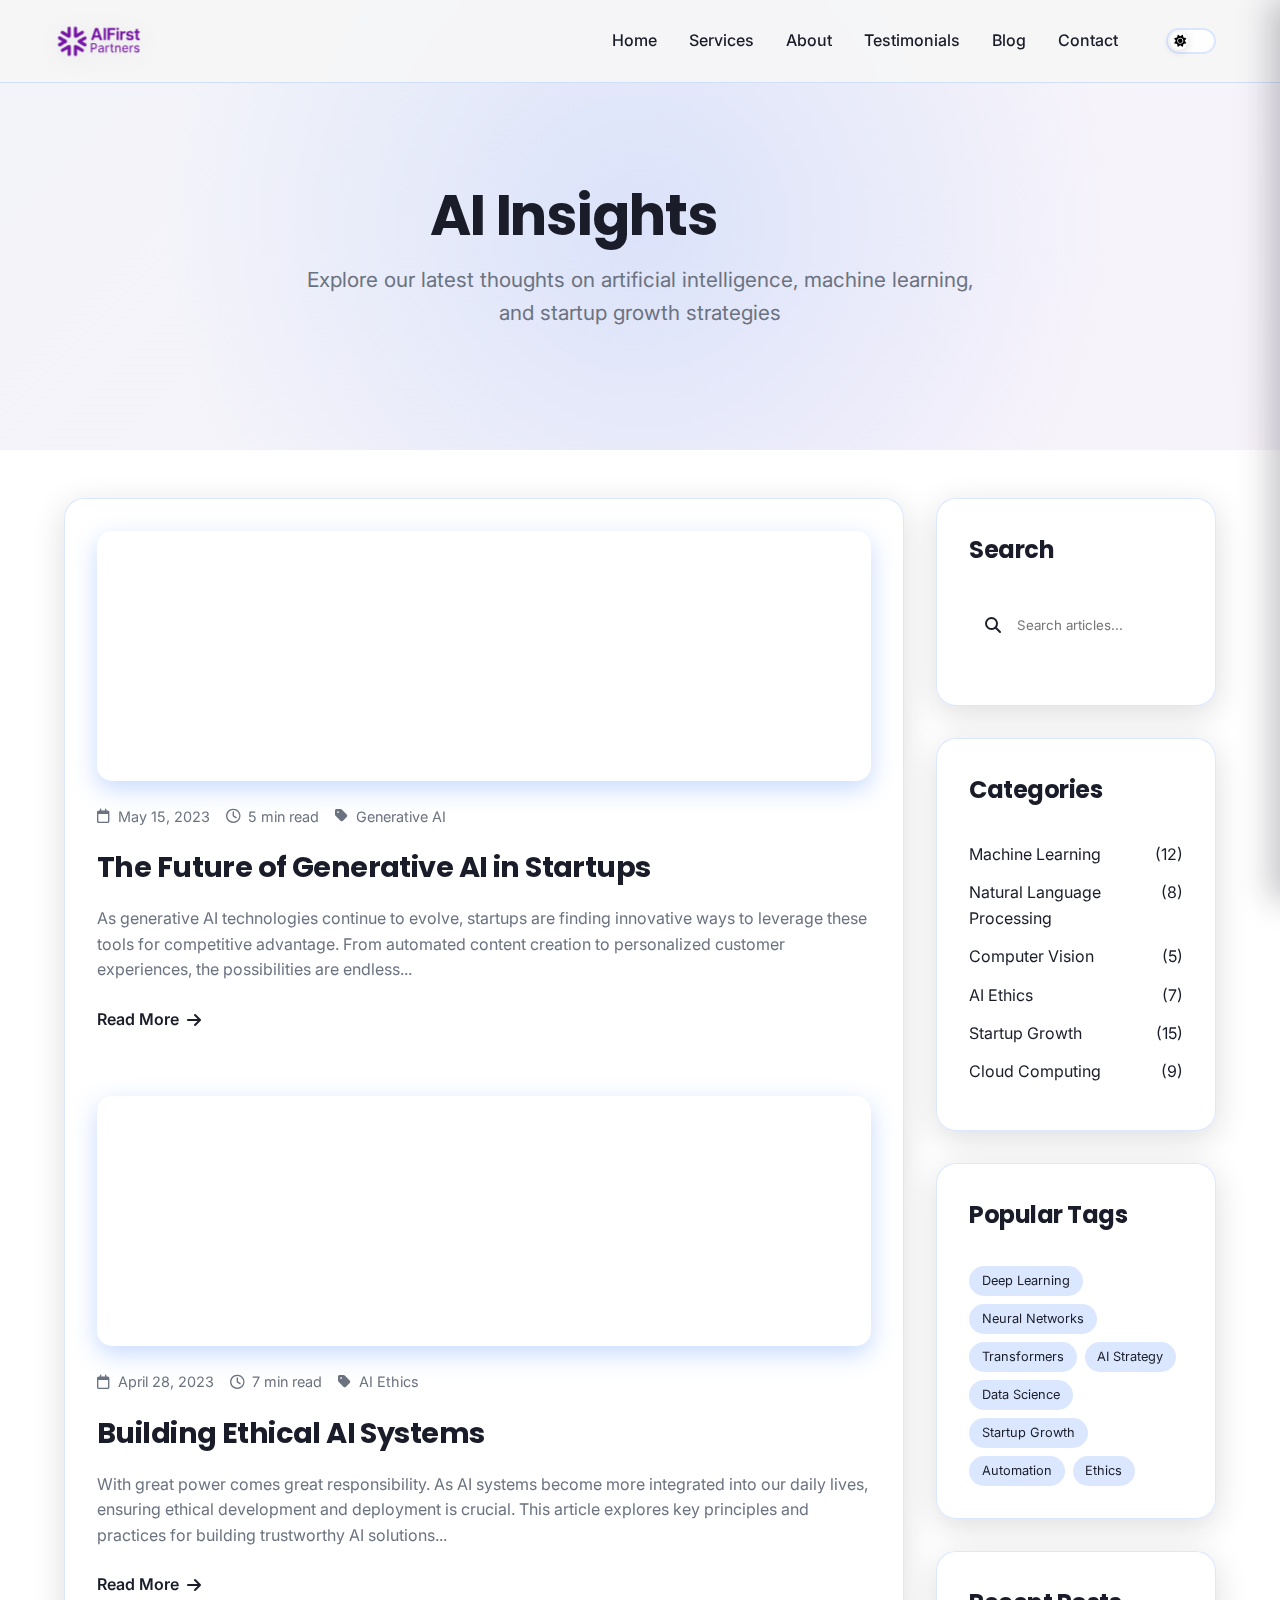
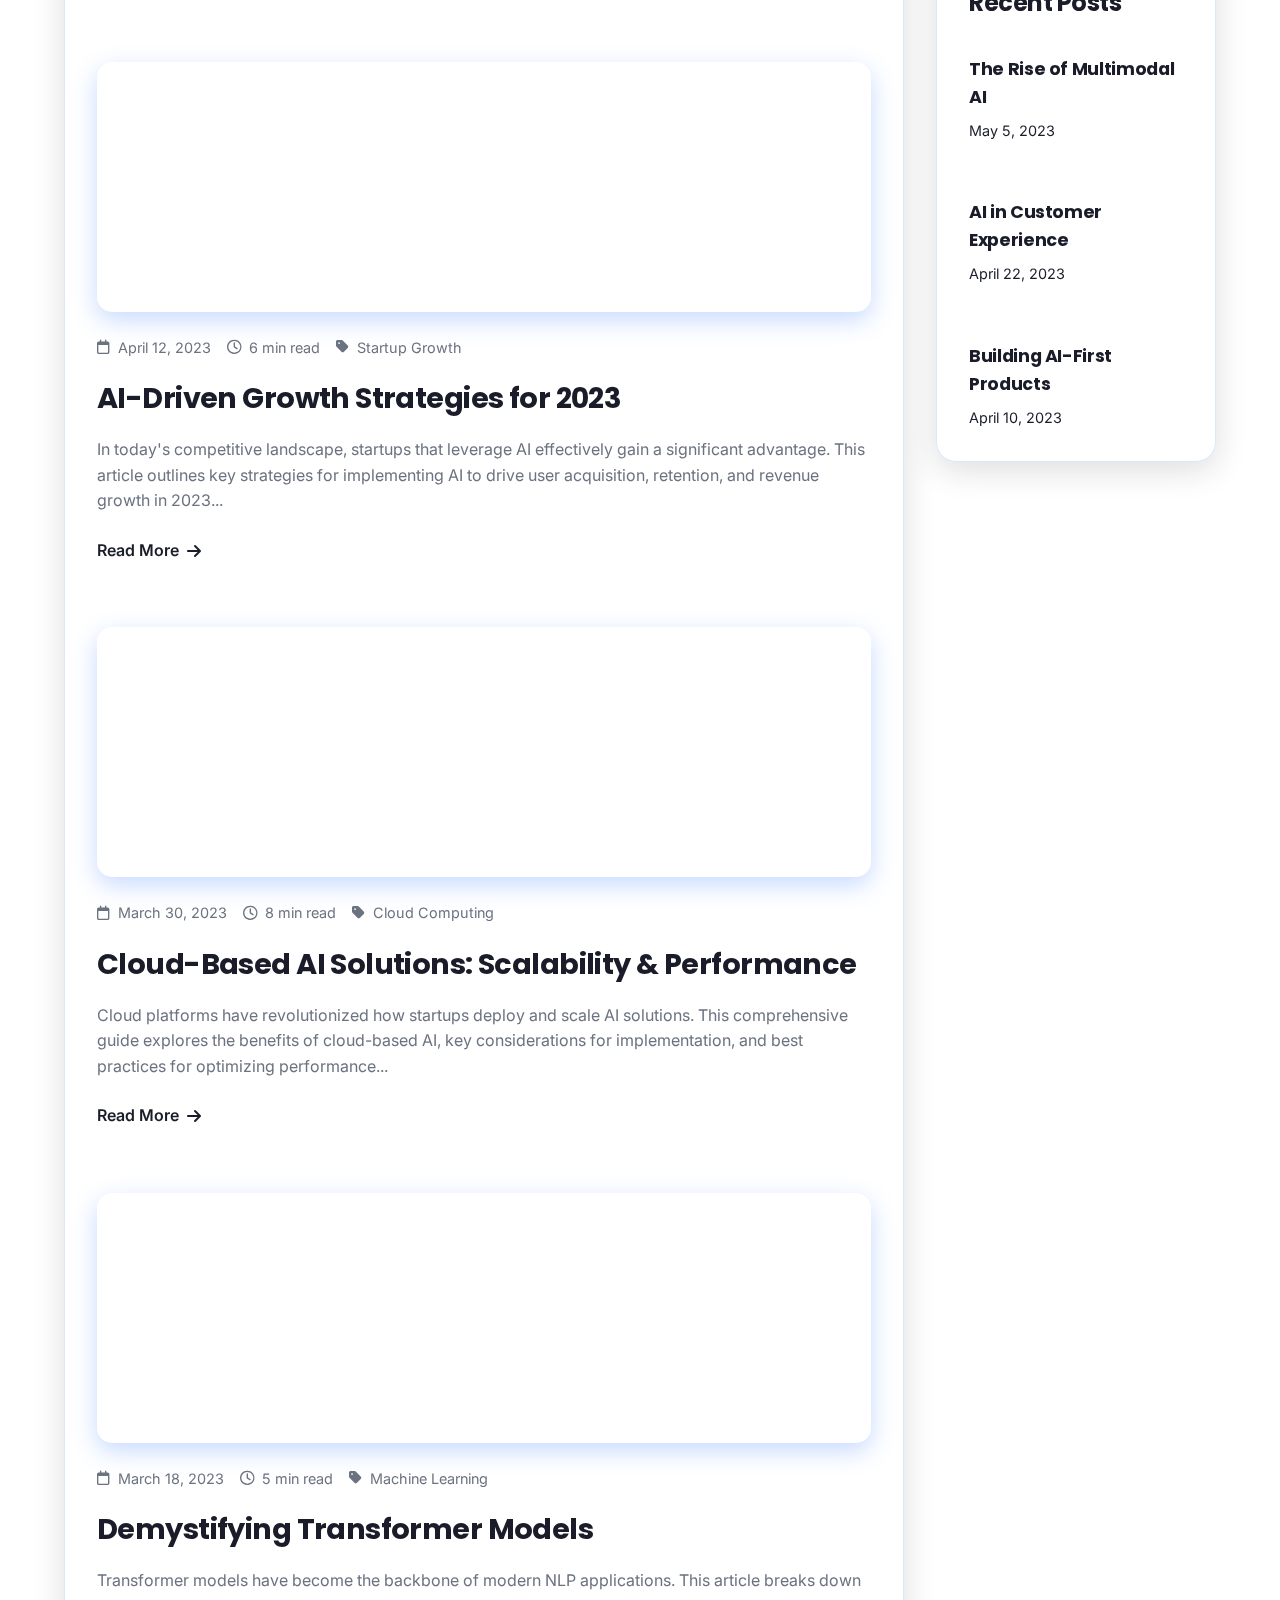
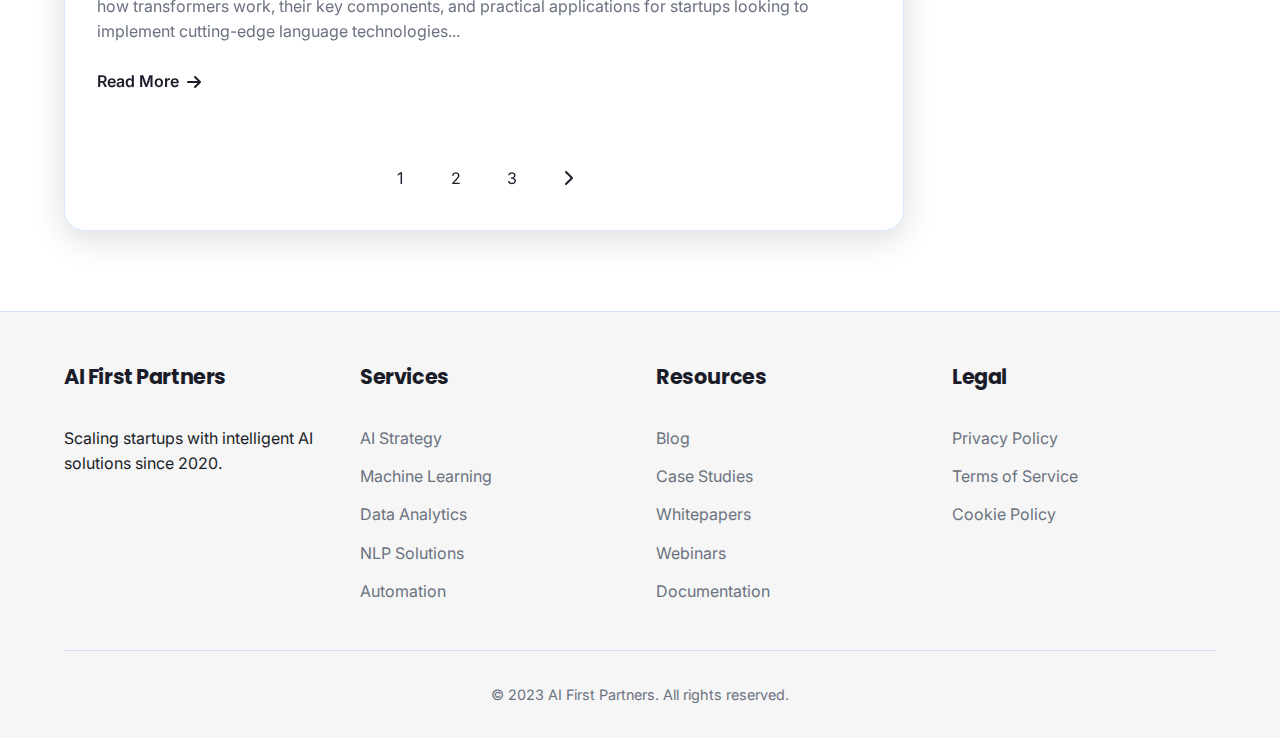
<file: blog.html>
<!DOCTYPE html>
<html lang="en">
<head>
    <meta charset="UTF-8">
    <meta name="viewport" content="width=device-width, initial-scale=1.0">
    <meta name="description" content="Explore our latest insights on AI, machine learning, and startup growth strategies.">
    <meta name="keywords" content="AI blog, machine learning, startup growth, artificial intelligence, data science">
    <meta name="author" content="AI First Partners">
    <title>AI Insights Blog | AI First Partners</title>
    <link rel="icon" type="image/svg+xml" href="favicon.svg">
    <link rel="apple-touch-icon" href="favicon.svg">
    <link rel="preconnect" href="https://fonts.googleapis.com">
    <link rel="preconnect" href="https://fonts.gstatic.com" crossorigin>
    <link href="https://fonts.googleapis.com/css2?family=Inter:wght@300;400;500;600;700&family=Poppins:wght@600;700;800&display=swap" rel="stylesheet">
    <link rel="stylesheet" href="https://cdnjs.cloudflare.com/ajax/libs/font-awesome/6.4.0/css/all.min.css">
    <style>
        :root {
            /* Your New Color Palette */
            --purple: #7615a4;
            --blue: #012386;
            --sage-blue: #04becc;
            --dark-navy: #1A1D29;
            --light-gray: #F6F6F6;
            
            /* Light theme (default) */
            --bg-primary: #ffffff;
            --bg-secondary: var(--light-gray);
            --bg-accent: rgba(246, 246, 246, 0.9);
            --bg-hero: linear-gradient(135deg, rgba(1, 35, 134, 0.05), rgba(118, 21, 164, 0.05));
            --glass-bg: rgba(255, 255, 255, 0.85);
            --glass-border: rgba(69, 133, 255, 0.2);
            --text-primary: var(--dark-navy);
            --text-secondary: var(--teal);
            --text-muted: #6b7280;
            --shadow-light: rgba(26, 29, 41, 0.1);
            --shadow-medium: rgba(26, 29, 41, 0.15);
            --shadow-heavy: rgba(26, 29, 41, 0.25);
            --accent-gradient: linear-gradient(135deg, var(--electric-blue), var(--neon-purple));
            --card-hover: rgba(69, 133, 255, 0.1);
        }

        [data-theme="dark"] {
            /* Dark theme */
            --bg-primary: #0B0D14;
            --bg-secondary: var(--dark-navy);
            --bg-accent: rgba(26, 29, 41, 0.9);
            --bg-hero: linear-gradient(135deg, rgba(69, 133, 255, 0.1), rgba(123, 6, 250, 0.1));
            --glass-bg: rgba(26, 29, 41, 0.7);
            --glass-border: rgba(123, 6, 250, 0.3);
            --text-primary: var(--light-gray);
            --text-secondary: #E5E7EB;
            --text-muted: #9CA3AF;
            --shadow-light: rgba(0, 0, 0, 0.3);
            --shadow-medium: rgba(0, 0, 0, 0.4);
            --shadow-heavy: rgba(0, 0, 0, 0.6);
            --accent-gradient: linear-gradient(135deg, var(--electric-blue), var(--neon-purple));
            --card-hover: rgba(123, 6, 250, 0.2);
        }

        * {
            margin: 0;
            padding: 0;
            box-sizing: border-box;
        }

        body {
            font-family: 'Inter', sans-serif;
            background: var(--bg-primary);
            color: var(--text-primary);
            line-height: 1.6;
            overflow-x: hidden;
            transition: all 0.3s ease;
        }

        h1, h2, h3, h4 {
            font-family: 'Poppins', sans-serif;
            font-weight: 700;
            letter-spacing: -0.02em;
            color: var(--text-primary);
        }

        .container {
            width: 90%;
            max-width: 1200px;
            margin: 0 auto;
        }

        /* Navigation */
        nav {
            position: fixed;
            top: 0;
            width: 100%;
            z-index: 1000;
            background: var(--bg-accent);
            backdrop-filter: blur(20px);
            border-bottom: 1px solid var(--glass-border);
            padding: 1rem 0;
        }

        .nav-container {
            display: flex;
            justify-content: space-between;
            align-items: center;
        }

        .logo {
            display: flex;
            align-items: center;
            gap: 10px;
            font-size: 1.5rem;
            font-weight: 700;
            color: var(--text-primary);
            text-decoration: none;
        }

        .logo-svg {
            height: 70px;
            width: auto;
            max-width: 320px;
            object-fit: contain;
            transition: all 0.3s ease;
            filter: drop-shadow(0 2px 8px rgba(0, 0, 0, 0.1));
            /* Crop white space by scaling and using object-position */
            transform: scale(1.4);
            object-position: center;
            /* Prevent navbar expansion */
            margin: -10px 0;
        }

        .logo-svg:hover {
            transform: scale(1.47);
            filter: drop-shadow(0 4px 12px rgba(118, 21, 164, 0.3));
        }

        /* Keep the old logo-icon styles for fallback/other uses */
        .logo-icon {
            width: 40px;
            height: 40px;
            background: var(--accent-gradient);
            border-radius: 50%;
            display: flex;
            align-items: center;
            justify-content: center;
            position: relative;
            box-shadow: 0 4px 15px rgba(69, 133, 255, 0.3);
        }

        .logo-icon::before {
            content: "";
            position: absolute;
            width: 20px;
            height: 20px;
            border-radius: 50%;
            background: var(--bg-primary);
            z-index: 1;
        }

        .logo-icon::after {
            content: "";
            position: absolute;
            width: 8px;
            height: 8px;
            border-radius: 50%;
            background: var(--neon-purple);
            z-index: 2;
        }

        .nav-links {
            display: flex;
            gap: 2rem;
            align-items: center;
        }

        .nav-links a {
            color: var(--text-primary);
            text-decoration: none;
            font-weight: 500;
            position: relative;
            padding: 0.5rem 0;
            transition: color 0.3s ease;
        }

        .nav-links a:hover {
            color: var(--neon-purple);
        }

        .nav-links a::after {
            content: "";
            position: absolute;
            bottom: 0;
            left: 0;
            width: 0;
            height: 2px;
            background: var(--accent-gradient);
            transition: width 0.3s ease;
        }

        .nav-links a:hover::after {
            width: 100%;
        }

        /* Theme Toggle Button */
        .theme-toggle {
            background: var(--glass-bg);
            border: 2px solid var(--glass-border);
            border-radius: 50px;
            width: 50px;
            height: 26px;
            position: relative;
            cursor: pointer;
            margin-left: 1rem;
            transition: all 0.3s ease;
            backdrop-filter: blur(10px);
        }

        .theme-toggle:hover {
            border-color: var(--neon-purple);
            transform: scale(1.05);
            box-shadow: 0 4px 15px rgba(123, 6, 250, 0.3);
        }

        .theme-toggle-slider {
            width: 18px;
            height: 18px;
            border-radius: 50%;
            background: var(--accent-gradient);
            position: absolute;
            top: 2px;
            left: 2px;
            transition: transform 0.3s ease;
            box-shadow: 0 2px 8px var(--shadow-medium);
        }

        [data-theme="dark"] .theme-toggle-slider {
            transform: translateX(22px);
        }

        .theme-toggle-icon {
            position: absolute;
            top: 50%;
            transform: translateY(-50%);
            font-size: 12px;
            transition: opacity 0.3s ease;
        }

        .theme-toggle-icon.sun {
            left: 6px;
            opacity: 1;
            color: var(--electric-blue);
        }

        .theme-toggle-icon.moon {
            right: 6px;
            opacity: 0;
            color: var(--neon-purple);
        }

        [data-theme="dark"] .theme-toggle-icon.sun {
            opacity: 0;
        }

        [data-theme="dark"] .theme-toggle-icon.moon {
            opacity: 1;
        }

        .mobile-menu-btn {
            display: none;
            background: none;
            border: none;
            color: var(--text-primary);
            font-size: 1.5rem;
            cursor: pointer;
            transition: all 0.3s ease;
            z-index: 1001;
        }

        .mobile-menu-btn:hover {
            transform: scale(1.1);
        }

        /* Mobile Navigation Sidebar */
        .mobile-nav-overlay {
            position: fixed;
            top: 0;
            left: 0;
            width: 100%;
            height: 100%;
            background: rgba(0, 0, 0, 0.5);
            z-index: 1000;
            opacity: 0;
            visibility: hidden;
            transition: all 0.3s ease;
        }

        .mobile-nav-overlay.active {
            opacity: 1;
            visibility: visible;
        }

        .mobile-nav-sidebar {
            position: fixed;
            top: 0;
            right: -300px;
            width: 300px;
            height: 100%;
            background: var(--glass-bg);
            backdrop-filter: blur(20px);
            border-left: 1px solid var(--glass-border);
            z-index: 1001;
            transition: right 0.3s ease;
            padding: 2rem;
            box-shadow: -10px 0 30px var(--shadow-heavy);
        }

        .mobile-nav-sidebar.active {
            right: 0;
        }

        .mobile-nav-header {
            display: flex;
            justify-content: space-between;
            align-items: center;
            margin-bottom: 2rem;
            padding-bottom: 1rem;
            border-bottom: 1px solid var(--glass-border);
        }

        .mobile-nav-close {
            background: none;
            border: none;
            color: var(--text-primary);
            font-size: 1.5rem;
            cursor: pointer;
            transition: all 0.3s ease;
        }

        .mobile-nav-close:hover {
            color: var(--neon-purple);
            transform: scale(1.1);
        }

        .mobile-nav-links {
            display: flex;
            flex-direction: column;
            gap: 1.5rem;
        }

        .mobile-nav-links a {
            color: var(--text-primary);
            text-decoration: none;
            font-weight: 500;
            font-size: 1.1rem;
            padding: 0.8rem 0;
            border-bottom: 1px solid var(--glass-border);
            transition: all 0.3s ease;
        }

        .mobile-nav-links a:hover {
            color: var(--neon-purple);
            padding-left: 0.5rem;
        }

        .mobile-controls {
            display: none;
            align-items: center;
            gap: 1rem;
        }

        /* Hero Section */
        .hero {
            height: 50vh;
            display: flex;
            align-items: center;
            position: relative;
            overflow: hidden;
            padding-top: 4rem;
            margin-bottom: 3rem;
            background: var(--bg-hero);
        }

        .hero::before {
            content: "";
            position: absolute;
            top: 0;
            left: 0;
            width: 100%;
            height: 100%;
            background: radial-gradient(circle at center, rgba(69, 133, 255, 0.15) 0%, transparent 70%);
            z-index: -1;
        }

        .hero-content {
            text-align: center;
            max-width: 900px;
            margin: 0 auto;
            padding: 2rem;
            position: relative;
            z-index: 2;
        }

        .hero h1 {
            font-size: clamp(2.5rem, 5vw, 3.5rem);
            margin-bottom: 1rem;
            line-height: 1.1;
            color: var(--text-primary);
        }

        .hero h1 span {
            background: var(--accent-gradient);
            -webkit-background-clip: text;
            background-clip: text;
            color: transparent;
        }

        .hero p {
            font-size: clamp(1.1rem, 2vw, 1.3rem);
            color: var(--text-muted);
            max-width: 700px;
            margin: 0 auto;
        }

        /* Blog Content */
        .blog-container {
            display: flex;
            flex-wrap: wrap;
            gap: 2rem;
            margin-bottom: 3rem;
        }

        .blog-posts {
            flex: 3;
            min-width: 300px;
        }

        .sidebar {
            flex: 1;
            min-width: 250px;
        }

        .glass-card {
            background: var(--glass-bg);
            backdrop-filter: blur(20px);
            border: 1px solid var(--glass-border);
            border-radius: 20px;
            padding: 2rem;
            box-shadow: 0 8px 32px var(--shadow-medium);
            margin-bottom: 2rem;
            transition: all 0.3s ease;
        }

        .glass-card:hover {
            transform: translateY(-2px);
            box-shadow: 0 12px 40px var(--shadow-heavy);
        }

        .blog-post {
            margin-bottom: 2rem;
            padding-bottom: 2rem;
            border-bottom: 1px solid var(--card-border);
        }

        .blog-post:last-child {
            border-bottom: none;
            margin-bottom: 0;
            padding-bottom: 0;
        }

        .post-image {
            width: 100%;
            height: 250px;
            border-radius: 15px;
            background: var(--accent-gradient);
            margin-bottom: 1.5rem;
            display: flex;
            align-items: center;
            justify-content: center;
            font-size: 4rem;
            color: white;
            box-shadow: 0 8px 25px rgba(69, 133, 255, 0.3);
        }

        .post-meta {
            display: flex;
            gap: 1rem;
            margin-bottom: 1rem;
            color: var(--text-muted);
            font-size: 0.9rem;
        }

        .post-meta span {
            display: flex;
            align-items: center;
            gap: 0.5rem;
        }

        .post-title {
            font-size: 1.8rem;
            margin-bottom: 1rem;
        }

        .post-title a {
            color: var(--text-primary);
            text-decoration: none;
            transition: color 0.3s ease;
        }

        .post-title a:hover {
            color: var(--neon-purple);
        }

        .post-excerpt {
            color: var(--text-muted);
            margin-bottom: 1.5rem;
        }

        .read-more {
            color: var(--neon-purple);
            text-decoration: none;
            font-weight: 600;
            display: inline-flex;
            align-items: center;
            gap: 0.5rem;
            transition: gap 0.3s ease;
        }

        .read-more:hover {
            gap: 0.8rem;
        }

        .pagination {
            display: flex;
            justify-content: center;
            gap: 1rem;
            margin-top: 2rem;
        }

        .page-btn {
            width: 40px;
            height: 40px;
            display: flex;
            align-items: center;
            justify-content: center;
            border-radius: 50%;
            background: var(--glass-bg);
            border: 1px solid var(--card-border);
            color: var(--text-light);
            text-decoration: none;
            transition: all 0.3s ease;
        }

        .page-btn:hover, .page-btn.active {
            background: linear-gradient(135deg, var(--primary-blue), var(--primary-purple));
        }

        /* Sidebar */
        .sidebar-widget {
            margin-bottom: 2rem;
        }

        .sidebar-title {
            font-size: 1.5rem;
            margin-bottom: 1.5rem;
            padding-bottom: 0.5rem;
            border-bottom: 1px solid var(--card-border);
        }

        .categories-list {
            list-style: none;
        }

        .categories-list li {
            margin-bottom: 0.8rem;
        }

        .categories-list a {
            color: var(--text-light);
            text-decoration: none;
            display: flex;
            justify-content: space-between;
            transition: color 0.3s ease;
        }

        .categories-list a:hover {
            color: var(--primary-purple);
        }

        .categories-list span:last-child {
            color: var(--text-gray);
        }

        .search-box {
            position: relative;
            margin-bottom: 1.5rem;
        }

        .search-box input {
            width: 100%;
            padding: 1rem 1rem 1rem 3rem;
            background: var(--glass-bg);
            border: 1px solid var(--card-border);
            border-radius: 10px;
            color: var(--text-light);
            font-family: 'Inter', sans-serif;
        }

        .search-box input:focus {
            outline: none;
            border-color: var(--primary-purple);
        }

        .search-box i {
            position: absolute;
            left: 1rem;
            top: 50%;
            transform: translateY(-50%);
            color: var(--text-gray);
        }

        .popular-tags {
            display: flex;
            flex-wrap: wrap;
            gap: 0.5rem;
        }

        .tag {
            padding: 0.3rem 0.8rem;
            background: rgba(69, 133, 255, 0.2);
            border-radius: 20px;
            font-size: 0.8rem;
            text-decoration: none;
            color: var(--text-light);
            transition: all 0.3s ease;
        }

        .tag:hover {
            background: linear-gradient(135deg, var(--primary-blue), var(--primary-purple));
            transform: translateY(-2px);
        }

        /* Footer */
        footer {
            background: var(--bg-secondary);
            padding: 3rem 0 2rem;
            border-top: 1px solid var(--glass-border);
        }

        .footer-content {
            display: grid;
            grid-template-columns: repeat(auto-fit, minmax(200px, 1fr));
            gap: 2rem;
            margin-bottom: 2rem;
        }

        .footer-column h4 {
            font-size: 1.3rem;
            margin-bottom: 1.5rem;
            position: relative;
            padding-bottom: 0.5rem;
            color: var(--text-primary);
        }

        .footer-column h4::after {
            content: "";
            position: absolute;
            bottom: 0;
            left: 0;
            width: 50px;
            height: 2px;
            background: var(--accent-gradient);
        }

        .footer-links {
            list-style: none;
        }

        .footer-links li {
            margin-bottom: 0.8rem;
        }

        .footer-links a {
            color: var(--text-muted);
            text-decoration: none;
            transition: color 0.3s ease;
        }

        .footer-links a:hover {
            color: var(--neon-purple);
        }

        .copyright {
            text-align: center;
            padding-top: 2rem;
            border-top: 1px solid var(--glass-border);
            color: var(--text-muted);
            font-size: 0.9rem;
        }

        /* Responsive */
        @media (max-width: 768px) {
            .nav-links {
                display: none;
            }

            .mobile-controls {
                display: flex;
            }

            .mobile-menu-btn {
                display: block;
            }

            /* Responsive logo sizing for mobile */
            .logo-svg {
                height: 60px;
                max-width: 280px;
                transform: scale(1.3);
                margin: -8px 0;
            }

            .blog-container {
                flex-direction: column;
            }

            .post-title {
                font-size: 1.5rem;
            }
        }
    </style>
</head>
<body>
    <!-- Navigation -->
    <nav>
        <div class="container nav-container">
            <a href="index.html" class="logo">
                <img src="logo.svg" alt="AI First Partners" class="logo-svg">
            </a>
            <div class="nav-links">
                <a href="index.html#home">Home</a>
                <a href="index.html#services">Services</a>
                <a href="index.html#about">About</a>
                <a href="index.html#testimonials">Testimonials</a>
                <a href="blog.html">Blog</a>
                <a href="index.html#contact">Contact</a>
                <button class="theme-toggle" id="themeToggle" aria-label="Toggle theme">
                    <div class="theme-toggle-slider"></div>
                    <i class="fas fa-sun theme-toggle-icon sun"></i>
                    <i class="fas fa-moon theme-toggle-icon moon"></i>
                </button>
            </div>
            <div class="mobile-controls">
                <button class="theme-toggle" id="mobileThemeToggle" aria-label="Toggle theme">
                    <div class="theme-toggle-slider"></div>
                    <i class="fas fa-sun theme-toggle-icon sun"></i>
                    <i class="fas fa-moon theme-toggle-icon moon"></i>
                </button>
                <button class="mobile-menu-btn" id="mobileMenuBtn">
                    <i class="fas fa-bars"></i>
                </button>
            </div>
        </div>
    </nav>

    <!-- Mobile Navigation Sidebar -->
    <div class="mobile-nav-overlay" id="mobileNavOverlay"></div>
    <div class="mobile-nav-sidebar" id="mobileNavSidebar">
        <div class="mobile-nav-header">
            <div class="logo">
                <img src="logo.svg" alt="AI First Partners" class="logo-svg">
            </div>
            <button class="mobile-nav-close" id="mobileNavClose">
                <i class="fas fa-times"></i>
            </button>
        </div>
        <div class="mobile-nav-links">
            <a href="index.html#home">Home</a>
            <a href="index.html#services">Services</a>
            <a href="index.html#about">About</a>
            <a href="index.html#testimonials">Testimonials</a>
            <a href="blog.html">Blog</a>
            <a href="index.html#contact">Contact</a>
        </div>
    </div>

    <!-- Hero Section -->
    <section class="hero">
        <div class="hero-content">
            <h1>AI Insights <span>Blog</span></h1>
            <p>Explore our latest thoughts on artificial intelligence, machine learning, and startup growth strategies</p>
        </div>
    </section>

    <!-- Blog Content -->
    <div class="container">
        <div class="blog-container">
            <div class="blog-posts">
                <div class="glass-card">
                    <div class="blog-post">
                        <div class="post-image">
                            <i class="fas fa-microchip"></i>
                        </div>
                        <div class="post-meta">
                            <span><i class="far fa-calendar"></i> May 15, 2023</span>
                            <span><i class="far fa-clock"></i> 5 min read</span>
                            <span><i class="fas fa-tag"></i> Generative AI</span>
                        </div>
                        <h2 class="post-title"><a href="#">The Future of Generative AI in Startups</a></h2>
                        <p class="post-excerpt">As generative AI technologies continue to evolve, startups are finding innovative ways to leverage these tools for competitive advantage. From automated content creation to personalized customer experiences, the possibilities are endless...</p>
                        <a href="#" class="read-more">Read More <i class="fas fa-arrow-right"></i></a>
                    </div>
                    
                    <div class="blog-post">
                        <div class="post-image">
                            <i class="fas fa-robot"></i>
                        </div>
                        <div class="post-meta">
                            <span><i class="far fa-calendar"></i> April 28, 2023</span>
                            <span><i class="far fa-clock"></i> 7 min read</span>
                            <span><i class="fas fa-tag"></i> AI Ethics</span>
                        </div>
                        <h2 class="post-title"><a href="#">Building Ethical AI Systems</a></h2>
                        <p class="post-excerpt">With great power comes great responsibility. As AI systems become more integrated into our daily lives, ensuring ethical development and deployment is crucial. This article explores key principles and practices for building trustworthy AI solutions...</p>
                        <a href="#" class="read-more">Read More <i class="fas fa-arrow-right"></i></a>
                    </div>
                    
                    <div class="blog-post">
                        <div class="post-image">
                            <i class="fas fa-chart-line"></i>
                        </div>
                        <div class="post-meta">
                            <span><i class="far fa-calendar"></i> April 12, 2023</span>
                            <span><i class="far fa-clock"></i> 6 min read</span>
                            <span><i class="fas fa-tag"></i> Startup Growth</span>
                        </div>
                        <h2 class="post-title"><a href="#">AI-Driven Growth Strategies for 2023</a></h2>
                        <p class="post-excerpt">In today's competitive landscape, startups that leverage AI effectively gain a significant advantage. This article outlines key strategies for implementing AI to drive user acquisition, retention, and revenue growth in 2023...</p>
                        <a href="#" class="read-more">Read More <i class="fas fa-arrow-right"></i></a>
                    </div>
                    
                    <div class="blog-post">
                        <div class="post-image">
                            <i class="fas fa-cloud"></i>
                        </div>
                        <div class="post-meta">
                            <span><i class="far fa-calendar"></i> March 30, 2023</span>
                            <span><i class="far fa-clock"></i> 8 min read</span>
                            <span><i class="fas fa-tag"></i> Cloud Computing</span>
                        </div>
                        <h2 class="post-title"><a href="#">Cloud-Based AI Solutions: Scalability & Performance</a></h2>
                        <p class="post-excerpt">Cloud platforms have revolutionized how startups deploy and scale AI solutions. This comprehensive guide explores the benefits of cloud-based AI, key considerations for implementation, and best practices for optimizing performance...</p>
                        <a href="#" class="read-more">Read More <i class="fas fa-arrow-right"></i></a>
                    </div>
                    
                    <div class="blog-post">
                        <div class="post-image">
                            <i class="fas fa-brain"></i>
                        </div>
                        <div class="post-meta">
                            <span><i class="far fa-calendar"></i> March 18, 2023</span>
                            <span><i class="far fa-clock"></i> 5 min read</span>
                            <span><i class="fas fa-tag"></i> Machine Learning</span>
                        </div>
                        <h2 class="post-title"><a href="#">Demystifying Transformer Models</a></h2>
                        <p class="post-excerpt">Transformer models have become the backbone of modern NLP applications. This article breaks down how transformers work, their key components, and practical applications for startups looking to implement cutting-edge language technologies...</p>
                        <a href="#" class="read-more">Read More <i class="fas fa-arrow-right"></i></a>
                    </div>
                    
                    <div class="pagination">
                        <a href="#" class="page-btn active">1</a>
                        <a href="#" class="page-btn">2</a>
                        <a href="#" class="page-btn">3</a>
                        <a href="#" class="page-btn"><i class="fas fa-chevron-right"></i></a>
                    </div>
                </div>
            </div>
            
            <div class="sidebar">
                <div class="glass-card sidebar-widget">
                    <h3 class="sidebar-title">Search</h3>
                    <div class="search-box">
                        <i class="fas fa-search"></i>
                        <input type="text" placeholder="Search articles...">
                    </div>
                </div>
                
                <div class="glass-card sidebar-widget">
                    <h3 class="sidebar-title">Categories</h3>
                    <ul class="categories-list">
                        <li><a href="#">Machine Learning <span>(12)</span></a></li>
                        <li><a href="#">Natural Language Processing <span>(8)</span></a></li>
                        <li><a href="#">Computer Vision <span>(5)</span></a></li>
                        <li><a href="#">AI Ethics <span>(7)</span></a></li>
                        <li><a href="#">Startup Growth <span>(15)</span></a></li>
                        <li><a href="#">Cloud Computing <span>(9)</span></a></li>
                    </ul>
                </div>
                
                <div class="glass-card sidebar-widget">
                    <h3 class="sidebar-title">Popular Tags</h3>
                    <div class="popular-tags">
                        <a href="#" class="tag">Deep Learning</a>
                        <a href="#" class="tag">Neural Networks</a>
                        <a href="#" class="tag">Transformers</a>
                        <a href="#" class="tag">AI Strategy</a>
                        <a href="#" class="tag">Data Science</a>
                        <a href="#" class="tag">Startup Growth</a>
                        <a href="#" class="tag">Automation</a>
                        <a href="#" class="tag">Ethics</a>
                    </div>
                </div>
                
                <div class="glass-card sidebar-widget">
                    <h3 class="sidebar-title">Recent Posts</h3>
                    <div class="blog-post" style="margin-bottom: 1.5rem;">
                        <h4 style="font-size: 1.1rem; margin-bottom: 0.5rem;"><a href="#" style="color: var(--text-light); text-decoration: none;">The Rise of Multimodal AI</a></h4>
                        <p style="color: var(--text-gray); font-size: 0.9rem;">May 5, 2023</p>
                    </div>
                    <div class="blog-post" style="margin-bottom: 1.5rem;">
                        <h4 style="font-size: 1.1rem; margin-bottom: 0.5rem;"><a href="#" style="color: var(--text-light); text-decoration: none;">AI in Customer Experience</a></h4>
                        <p style="color: var(--text-gray); font-size: 0.9rem;">April 22, 2023</p>
                    </div>
                    <div class="blog-post">
                        <h4 style="font-size: 1.1rem; margin-bottom: 0.5rem;"><a href="#" style="color: var(--text-light); text-decoration: none;">Building AI-First Products</a></h4>
                        <p style="color: var(--text-gray); font-size: 0.9rem;">April 10, 2023</p>
                    </div>
                </div>
            </div>
        </div>
    </div>

    <!-- Footer -->
    <footer>
        <div class="container">
            <div class="footer-content">
                <div class="footer-column">
                    <h4>AI First Partners</h4>
                    <p>Scaling startups with intelligent AI solutions since 2020.</p>
                </div>
                <div class="footer-column">
                    <h4>Services</h4>
                    <ul class="footer-links">
                        <li><a href="index.html#services">AI Strategy</a></li>
                        <li><a href="index.html#services">Machine Learning</a></li>
                        <li><a href="index.html#services">Data Analytics</a></li>
                        <li><a href="index.html#services">NLP Solutions</a></li>
                        <li><a href="index.html#services">Automation</a></li>
                    </ul>
                </div>
                <div class="footer-column">
                    <h4>Resources</h4>
                    <ul class="footer-links">
                        <li><a href="blog.html">Blog</a></li>
                        <li><a href="#">Case Studies</a></li>
                        <li><a href="#">Whitepapers</a></li>
                        <li><a href="#">Webinars</a></li>
                        <li><a href="#">Documentation</a></li>
                    </ul>
                </div>
                <div class="footer-column">
                    <h4>Legal</h4>
                    <ul class="footer-links">
                        <li><a href="#">Privacy Policy</a></li>
                        <li><a href="#">Terms of Service</a></li>
                        <li><a href="#">Cookie Policy</a></li>
                    </ul>
                </div>
            </div>
            <div class="copyright">
                <p>&copy; 2023 AI First Partners. All rights reserved.</p>
            </div>
        </div>
    </footer>

    <script>
        // Theme Toggle Functionality
        const themeToggle = document.getElementById('themeToggle');
        const mobileThemeToggle = document.getElementById('mobileThemeToggle');
        
        // Initialize theme based on user preference or localStorage
        const currentTheme = localStorage.getItem('theme');
        if (currentTheme === 'dark') {
            document.documentElement.setAttribute('data-theme', 'dark');
        } else if (currentTheme === 'light') {
            document.documentElement.setAttribute('data-theme', 'light');
        } else {
            // Default to light theme
            document.documentElement.setAttribute('data-theme', 'light');
        }
        
        // Theme toggle function
        function toggleTheme() {
            const currentTheme = document.documentElement.getAttribute('data-theme');
            const newTheme = currentTheme === 'dark' ? 'light' : 'dark';
            
            document.documentElement.setAttribute('data-theme', newTheme);
            localStorage.setItem('theme', newTheme);
            
            return newTheme;
        }
        
        // Theme toggle click handlers
        if (themeToggle) {
            themeToggle.addEventListener('click', function() {
                toggleTheme();
                
                // Add a subtle animation feedback
                themeToggle.style.transform = 'scale(0.95)';
                setTimeout(() => {
                    themeToggle.style.transform = 'scale(1)';
                }, 150);
            });
        }

        if (mobileThemeToggle) {
            mobileThemeToggle.addEventListener('click', function() {
                toggleTheme();
                
                // Add a subtle animation feedback
                mobileThemeToggle.style.transform = 'scale(0.95)';
                setTimeout(() => {
                    mobileThemeToggle.style.transform = 'scale(1)';
                }, 150);
            });
        }

        // Mobile Menu Functionality
        const mobileMenuBtn = document.getElementById('mobileMenuBtn');
        const mobileNavOverlay = document.getElementById('mobileNavOverlay');
        const mobileNavSidebar = document.getElementById('mobileNavSidebar');
        const mobileNavClose = document.getElementById('mobileNavClose');
        const mobileNavLinks = document.querySelectorAll('.mobile-nav-links a');

        function openMobileMenu() {
            mobileNavOverlay.classList.add('active');
            mobileNavSidebar.classList.add('active');
            document.body.style.overflow = 'hidden';
            
            // Change hamburger to X
            const menuIcon = mobileMenuBtn.querySelector('i');
            menuIcon.classList.remove('fa-bars');
            menuIcon.classList.add('fa-times');
        }

        function closeMobileMenu() {
            mobileNavOverlay.classList.remove('active');
            mobileNavSidebar.classList.remove('active');
            document.body.style.overflow = '';
            
            // Change X back to hamburger
            const menuIcon = mobileMenuBtn.querySelector('i');
            menuIcon.classList.remove('fa-times');
            menuIcon.classList.add('fa-bars');
        }

        // Mobile menu event listeners
        if (mobileMenuBtn) {
            mobileMenuBtn.addEventListener('click', function() {
                if (mobileNavSidebar.classList.contains('active')) {
                    closeMobileMenu();
                } else {
                    openMobileMenu();
                }
            });
        }

        if (mobileNavClose) {
            mobileNavClose.addEventListener('click', closeMobileMenu);
        }

        if (mobileNavOverlay) {
            mobileNavOverlay.addEventListener('click', closeMobileMenu);
        }

        // Close mobile menu when clicking on nav links
        mobileNavLinks.forEach(link => {
            link.addEventListener('click', function() {
                closeMobileMenu();
            });
        });

        // Close mobile menu on escape key
        document.addEventListener('keydown', function(e) {
            if (e.key === 'Escape' && mobileNavSidebar.classList.contains('active')) {
                closeMobileMenu();
            }
        });
    </script>
</body>
</html>
</file>
<file: style.css>
:root {
  /* Your New Color Palette */
  --purple: #7615a4;
  --blue: #012386;
  --sage-blue: #04becc;
  --dark-navy: #1A1D29;
  --light-gray: #F6F6F6;
  
  /* Light theme (default) */
  --bg-primary: #ffffff;
  --bg-secondary: var(--light-gray);
  --bg-accent: rgba(246, 246, 246, 0.9);
  --bg-hero: linear-gradient(135deg, rgba(1, 35, 134, 0.05), rgba(118, 21, 164, 0.05));
  --glass-bg: rgba(255, 255, 255, 0.85);
  --glass-border: rgba(1, 35, 134, 0.2);
  --text-primary: var(--dark-navy);
  --text-secondary: var(--blue);
  --text-muted: #6b7280;
  --shadow-light: rgba(26, 29, 41, 0.1);
  --shadow-medium: rgba(26, 29, 41, 0.15);
  --shadow-heavy: rgba(26, 29, 41, 0.25);
  --accent-gradient: linear-gradient(135deg, var(--blue), var(--purple));
  --card-hover: rgba(1, 35, 134, 0.1);
  --accent-secondary: var(--sage-blue);
}

[data-theme="dark"] {
  /* Dark theme */
  --bg-primary: #0B0D14;
  --bg-secondary: var(--dark-navy);
  --bg-accent: rgba(26, 29, 41, 0.9);
  --bg-hero: linear-gradient(135deg, rgba(1, 35, 134, 0.1), rgba(118, 21, 164, 0.1));
  --glass-bg: rgba(26, 29, 41, 0.7);
  --glass-border: rgba(118, 21, 164, 0.3);
  --text-primary: var(--light-gray);
  --text-secondary: #E5E7EB;
  --text-muted: #9CA3AF;
  --shadow-light: rgba(0, 0, 0, 0.3);
  --shadow-medium: rgba(0, 0, 0, 0.4);
  --shadow-heavy: rgba(0, 0, 0, 0.6);
  --accent-gradient: linear-gradient(135deg, var(--blue), var(--purple));
  --card-hover: rgba(118, 21, 164, 0.2);
  --accent-secondary: var(--sage-blue);
}

* {
  margin: 0;
  padding: 0;
  box-sizing: border-box;
}

body {
  font-family: "Inter", sans-serif;
  background: var(--bg-primary);
  color: var(--text-primary);
  line-height: 1.6;
  overflow-x: hidden;
  scroll-behavior: smooth;
  transition: all 0.3s ease;
}

h1,
h2,
h3,
h4 {
  font-family: "Poppins", sans-serif;
  font-weight: 700;
  letter-spacing: -0.02em;
  color: var(--text-primary);
}

.container {
  width: 90%;
  max-width: 1200px;
  margin: 0 auto;
}

/* Navigation */
nav {
  position: fixed;
  top: 0;
  width: 100%;
  z-index: 1000;
  background: var(--bg-accent);
  backdrop-filter: blur(20px);
  border-bottom: 1px solid var(--glass-border);
  padding: 0.6rem 0;
  transition: all 0.3s ease;
}

nav.scrolled {
  padding: 0.4rem 0;
  background: var(--bg-accent);
  box-shadow: 0 4px 20px var(--shadow-light);
}

.nav-container {
  display: flex;
  justify-content: space-between;
  align-items: center;
}

.logo {
  display: flex;
  align-items: center;
  gap: 10px;
  font-size: 1.5rem;
  font-weight: 700;
  color: var(--text-primary);
  text-decoration: none;
}

.logo-svg {
  height: 70px;
  width: auto;
  max-width: 320px;
  object-fit: contain;
  transition: all 0.3s ease;
  filter: drop-shadow(0 2px 8px rgba(0, 0, 0, 0.1));
  /* Crop white space by scaling and using object-position */
  transform: scale(1.4);
  object-position: center;
  /* Prevent navbar expansion */
  margin: -10px 0;
}

.logo-svg:hover {
  transform: scale(1.47);
  filter: drop-shadow(0 4px 12px rgba(118, 21, 164, 0.3));
}

/* Keep the old logo-icon styles for fallback/other uses */
.logo-icon {
  width: 40px;
  height: 40px;
  background: var(--accent-gradient);
  border-radius: 50%;
  display: flex;
  align-items: center;
  justify-content: center;
  position: relative;
  box-shadow: 0 4px 15px rgba(69, 133, 255, 0.3);
}

.logo-icon::before {
  content: "";
  position: absolute;
  width: 20px;
  height: 20px;
  border-radius: 50%;
  background: var(--bg-primary);
  z-index: 1;
}

.logo-icon::after {
  content: "";
  position: absolute;
  width: 8px;
  height: 8px;
  border-radius: 50%;
  background: var(--neon-purple);
  z-index: 2;
}

.nav-links {
  display: flex;
  gap: 2rem;
  align-items: center;
}

.nav-links a {
  color: var(--text-primary);
  text-decoration: none;
  font-weight: 500;
  position: relative;
  padding: 0.5rem 0;
  transition: color 0.3s ease;
}

.nav-links a:hover {
  color: var(--purple);
}

.nav-links a::after {
  content: "";
  position: absolute;
  bottom: 0;
  left: 0;
  width: 0;
  height: 2px;
  background: var(--accent-gradient);
  transition: width 0.3s ease;
}

.nav-links a:hover::after {
  width: 100%;
}

/* Theme Toggle Button */
.theme-toggle {
  background: var(--glass-bg);
  border: 2px solid var(--glass-border);
  border-radius: 50px;
  width: 50px;
  height: 26px;
  position: relative;
  cursor: pointer;
  margin-left: 1rem;
  transition: all 0.3s ease;
  backdrop-filter: blur(10px);
}

.theme-toggle:hover {
  border-color: var(--purple);
  transform: scale(1.05);
  box-shadow: 0 4px 15px rgba(118, 21, 164, 0.3);
}

.theme-toggle-slider {
  width: 18px;
  height: 18px;
  border-radius: 50%;
  background: var(--accent-gradient);
  position: absolute;
  top: 2px;
  left: 2px;
  transition: transform 0.3s ease;
  box-shadow: 0 2px 8px var(--shadow-medium);
}

[data-theme="dark"] .theme-toggle-slider {
  transform: translateX(22px);
}

.theme-toggle-icon {
  position: absolute;
  top: 50%;
  transform: translateY(-50%);
  font-size: 12px;
  transition: opacity 0.3s ease;
}

.theme-toggle-icon.sun {
  left: 6px;
  opacity: 1;
  color: var(--blue);
}

.theme-toggle-icon.moon {
  right: 6px;
  opacity: 0;
  color: var(--purple);
}

[data-theme="dark"] .theme-toggle-icon.sun {
  opacity: 0;
}

[data-theme="dark"] .theme-toggle-icon.moon {
  opacity: 1;
}

.mobile-menu-btn {
  display: none;
  background: none;
  border: none;
  color: var(--text-primary);
  font-size: 1.5rem;
  cursor: pointer;
  transition: all 0.3s ease;
  z-index: 1001;
}

.mobile-menu-btn:hover {
  transform: scale(1.1);
}

/* Mobile Navigation Sidebar */
.mobile-nav-overlay {
  position: fixed;
  top: 0;
  left: 0;
  width: 100%;
  height: 100%;
  background: rgba(0, 0, 0, 0.5);
  z-index: 1000;
  opacity: 0;
  visibility: hidden;
  transition: all 0.3s ease;
}

.mobile-nav-overlay.active {
  opacity: 1;
  visibility: visible;
}

.mobile-nav-sidebar {
  position: fixed;
  top: 0;
  right: -300px;
  width: 300px;
  height: 100%;
  background: var(--glass-bg);
  backdrop-filter: blur(20px);
  border-left: 1px solid var(--glass-border);
  z-index: 1001;
  transition: right 0.3s ease;
  padding: 2rem;
  box-shadow: -10px 0 30px var(--shadow-heavy);
}

.mobile-nav-sidebar.active {
  right: 0;
}

.mobile-nav-header {
  display: flex;
  justify-content: space-between;
  align-items: center;
  margin-bottom: 2rem;
  padding-bottom: 1rem;
  border-bottom: 1px solid var(--glass-border);
}

.mobile-nav-close {
  background: none;
  border: none;
  color: var(--text-primary);
  font-size: 1.5rem;
  cursor: pointer;
  transition: all 0.3s ease;
}

.mobile-nav-close:hover {
  color: var(--purple);
  transform: scale(1.1);
}

.mobile-nav-links {
  display: flex;
  flex-direction: column;
  gap: 1.5rem;
}

.mobile-nav-links a {
  color: var(--text-primary);
  text-decoration: none;
  font-weight: 500;
  font-size: 1.1rem;
  padding: 0.8rem 0;
  border-bottom: 1px solid var(--glass-border);
  transition: all 0.3s ease;
}

.mobile-nav-links a:hover {
  color: var(--purple);
  padding-left: 0.5rem;
}

.mobile-theme-toggle {
  display: flex;
  align-items: center;
  gap: 1rem;
  margin-top: 2rem;
  padding-top: 1rem;
  border-top: 1px solid var(--glass-border);
}

.mobile-controls {
  display: none;
  align-items: center;
  gap: 1rem;
}

/* Hero Section */
.hero {
  height: 100vh;
  display: flex;
  align-items: center;
  position: relative;
  overflow: hidden;
  padding-top: 4rem;
  background: var(--bg-hero);
}

.hero::before {
  content: "";
  position: absolute;
  top: 0;
  left: 0;
  width: 100%;
  height: 100%;
  background: radial-gradient(
    circle at center,
    rgba(69, 133, 255, 0.15) 0%,
    transparent 70%
  );
  z-index: -1;
}

.hero-content {
  text-align: center;
  max-width: 900px;
  margin: 0 auto;
  padding: 2rem;
  position: relative;
  z-index: 2;
}

.hero h1 {
  font-size: clamp(2.5rem, 5vw, 4.5rem);
  margin-bottom: 1.5rem;
  line-height: 1.1;
}

.hero h1 span {
  background: var(--accent-gradient);
  -webkit-background-clip: text;
  background-clip: text;
  color: transparent;
}

.hero p {
  font-size: clamp(1.1rem, 2vw, 1.5rem);
  color: var(--text-secondary);
  max-width: 700px;
  margin: 0 auto 2.5rem;
}

.cta-buttons {
  display: flex;
  gap: 1.5rem;
  justify-content: center;
  flex-wrap: wrap;
}

.btn {
  padding: 1rem 2.5rem;
  border-radius: 50px;
  font-weight: 600;
  font-size: 1.1rem;
  text-decoration: none;
  transition: all 0.3s ease;
  display: inline-block;
  border: none;
  cursor: pointer;
  position: relative;
  overflow: hidden;
}

.btn-primary {
  background: var(--accent-gradient);
  color: white;
  box-shadow: 0 10px 25px rgba(69, 133, 255, 0.4);
}

.btn-primary:hover {
  transform: translateY(-3px);
  box-shadow: 0 15px 35px rgba(1, 35, 134, 0.5);
}

.btn-secondary {
  background: transparent;
  color: var(--purple);
  border: 2px solid var(--purple);
}

.btn-secondary:hover {
  background: rgba(118, 21, 164, 0.1);
  transform: translateY(-3px);
  box-shadow: 0 10px 25px rgba(118, 21, 164, 0.3);
}

/* Particles */
#particles-js {
  position: absolute;
  width: 100%;
  height: 100%;
  top: 0;
  left: 0;
  z-index: 1;
}

.glass-card {
  background: var(--glass-bg);
  backdrop-filter: blur(20px);
  border: 1px solid var(--glass-border);
  border-radius: 20px;
  padding: 2rem;
  box-shadow: 0 8px 32px var(--shadow-medium);
  transition: all 0.3s ease;
}

.glass-card:hover {
  transform: translateY(-5px);
  box-shadow: 0 15px 45px var(--shadow-heavy);
  background: var(--card-hover);
}

/* Sections */
section {
  padding: 6rem 0;
}

.section-header {
  text-align: center;
  margin-bottom: 4rem;
}

.section-header h2 {
  font-size: 2.5rem;
  margin-bottom: 1rem;
  color: var(--text-primary);
}

.section-header p {
  color: var(--text-muted);
  max-width: 700px;
  margin: 0 auto;
  font-size: 1.1rem;
}

/* Services */
.desktop-only {
  display: block;
}

.mobile-only {
  display: none;
}

.services-grid {
  display: grid;
  grid-template-columns: repeat(auto-fit, minmax(300px, 1fr));
  gap: 2rem;
}

/* Mobile Services Infinite Scroll */
.services-container {
  overflow: hidden;
  white-space: nowrap;
  position: relative;
  padding: 2rem 0;
}

.services-track {
  display: inline-flex;
  gap: 1.5rem;
  will-change: transform;
}

@keyframes scroll-services-reverse {
  0% {
    transform: translateX(-50%);
  }
  100% {
    transform: translateX(0);
  }
}

.services-track .service-card {
  min-width: 280px;
  max-width: 320px;
  width: 280px;
  flex-shrink: 0;
  white-space: normal;
}

.service-card {
  text-align: center;
  padding: 2.5rem 2rem;
  background: linear-gradient(135deg, 
    rgba(4, 190, 204, 0.1) 0%, 
    rgba(4, 190, 204, 0.05) 100%);
  border: 1px solid rgba(4, 190, 204, 0.2);
}

[data-theme="dark"] .service-card {
  background: linear-gradient(135deg, 
    rgba(4, 190, 204, 0.15) 0%, 
    rgba(4, 190, 204, 0.08) 100%);
  border: 1px solid rgba(4, 190, 204, 0.3);
}

.service-icon {
  width: 80px;
  height: 80px;
  margin: 0 auto 1.5rem;
  display: flex;
  align-items: center;
  justify-content: center;
  border-radius: 50%;
  background: linear-gradient(135deg, var(--sage-blue) 0%, rgba(4, 190, 204, 0.8) 100%);
  font-size: 2rem;
  color: white;
  box-shadow: 0 8px 25px rgba(4, 190, 204, 0.4);
}

.service-card h3 {
  font-size: 1.5rem;
  margin-bottom: 1rem;
  color: var(--text-primary);
}

/* Stats */
.stats {
  background: linear-gradient(
    135deg,
    rgba(69, 133, 255, 0.08),
    rgba(123, 6, 250, 0.08)
  );
  border-top: 1px solid var(--glass-border);
  border-bottom: 1px solid var(--glass-border);
}

.stats-grid {
  display: grid;
  grid-template-columns: repeat(auto-fit, minmax(200px, 1fr));
  gap: 2rem;
  text-align: center;
}

.stat-item h3 {
  font-size: 3rem;
  margin-bottom: 0.5rem;
  background: var(--accent-gradient);
  -webkit-background-clip: text;
  background-clip: text;
  color: transparent;
}

.stat-item p {
  color: var(--text-secondary);
  font-weight: 500;
}

/* Testimonials */
.testimonials-section {
  position: relative;
  overflow: hidden;
}

.testimonials-section::before {
  content: "";
  position: absolute;
  top: -50px;
  left: -20%;
  width: 140%;
  height: 100px;
  background: radial-gradient(ellipse 60% 40% at 50% 50%, rgba(69, 133, 255, 0.3), transparent);
  animation: cloud-float 8s ease-in-out infinite;
  z-index: 1;
}

.testimonials-section::after {
  content: "";
  position: absolute;
  bottom: -50px;
  right: -20%;
  width: 140%;
  height: 100px;
  background: radial-gradient(ellipse 60% 40% at 50% 50%, rgba(123, 6, 250, 0.3), transparent);
  animation: cloud-float-reverse 10s ease-in-out infinite;
  z-index: 1;
}

@keyframes cloud-float {
  0%, 100% {
    transform: translateX(0) translateY(0) scale(1);
    opacity: 0.7;
  }
  25% {
    transform: translateX(30px) translateY(-10px) scale(1.1);
    opacity: 0.5;
  }
  50% {
    transform: translateX(-20px) translateY(5px) scale(0.9);
    opacity: 0.8;
  }
  75% {
    transform: translateX(40px) translateY(-5px) scale(1.05);
    opacity: 0.6;
  }
}

@keyframes cloud-float-reverse {
  0%, 100% {
    transform: translateX(0) translateY(0) scale(1);
    opacity: 0.6;
  }
  25% {
    transform: translateX(-40px) translateY(8px) scale(0.95);
    opacity: 0.8;
  }
  50% {
    transform: translateX(25px) translateY(-8px) scale(1.1);
    opacity: 0.5;
  }
  75% {
    transform: translateX(-30px) translateY(5px) scale(1.05);
    opacity: 0.7;
  }
}

.testimonials-container {
  overflow: hidden;
  white-space: nowrap;
  position: relative;
  z-index: 2;
  padding: 2rem 0;
}

.testimonials-track {
  display: inline-flex;
  gap: 2rem;
  will-change: transform;
}

@keyframes scroll-testimonials {
  0% {
    transform: translateX(0);
  }
  100% {
    transform: translateX(-50%);
  }
}

@keyframes scroll-testimonials {
  0% {
    transform: translateX(0);
  }
  100% {
    transform: translateX(-50%);
  }
}

.testimonials-grid {
  display: grid;
  grid-template-columns: repeat(auto-fit, minmax(300px, 1fr));
  gap: 2rem;
  position: relative;
  z-index: 2;
}

.testimonial-card {
  padding: 2rem;
  min-width: 320px;
  max-width: 400px;
  white-space: normal;
  flex-shrink: 0;
  position: relative;
  transition: all 0.3s ease;
}

.testimonial-card:hover {
  transform: translateY(-8px) scale(1.02);
  box-shadow: 0 20px 60px var(--shadow-heavy);
}

.testimonial-card {
  padding: 2rem;
}

.testimonial-content {
  font-style: italic;
  margin-bottom: 1.5rem;
  position: relative;
}

.testimonial-content::before {
  content: "";
  position: absolute;
  top: -2rem;
  left: -1rem;
  font-size: 5rem;
  color: var(--neon-purple);
  opacity: 0.3;
  font-family: serif;
}

.testimonial-author {
  display: flex;
  align-items: center;
  gap: 1rem;
}

.author-avatar {
  width: 50px;
  height: 50px;
  border-radius: 50%;
  background: var(--accent-gradient);
  display: flex;
  align-items: center;
  justify-content: center;
  font-weight: bold;
  color: white;
  box-shadow: 0 4px 15px rgba(69, 133, 255, 0.3);
}

/* Contact */
.contact-container {
  display: grid;
  grid-template-columns: repeat(auto-fit, minmax(300px, 1fr));
  gap: 3rem;
}

.contact-info h3 {
  font-size: 1.8rem;
  margin-bottom: 1.5rem;
  color: var(--text-primary);
}

.contact-details {
  margin-bottom: 2rem;
}

.contact-details div {
  display: flex;
  align-items: center;
  gap: 1rem;
  margin-bottom: 1.5rem;
  color: var(--text-secondary);
}

.contact-details i {
  width: 40px;
  height: 40px;
  background: var(--accent-gradient);
  border-radius: 50%;
  display: flex;
  align-items: center;
  justify-content: center;
  color: white;
  box-shadow: 0 4px 15px rgba(69, 133, 255, 0.3);
}

.social-links {
  display: flex;
  gap: 1rem;
}

.social-links a {
  width: 45px;
  height: 45px;
  border-radius: 50%;
  background: var(--glass-bg);
  border: 1px solid var(--card-border);
  display: flex;
  align-items: center;
  justify-content: center;
  color: var(--text-primary);
  font-size: 1.2rem;
  transition: all 0.3s ease;
}

.social-links a:hover {
  background: var(--accent-gradient);
  transform: translateY(-3px);
  color: white;
  box-shadow: 0 8px 25px rgba(123, 6, 250, 0.4);
}

.contact-form .form-group {
  margin-bottom: 1.5rem;
}

.contact-form input,
.contact-form textarea {
  width: 100%;
  padding: 1rem;
  background: var(--glass-bg);
  border: 1px solid var(--glass-border);
  border-radius: 10px;
  color: var(--text-primary);
  font-family: "Inter", sans-serif;
  font-size: 1rem;
  backdrop-filter: blur(10px);
  transition: all 0.3s ease;
}

.contact-form input:focus,
.contact-form textarea:focus {
  outline: none;
  border-color: var(--neon-purple);
  box-shadow: 0 0 0 3px rgba(123, 6, 250, 0.1);
}

.contact-form textarea {
  min-height: 150px;
  resize: vertical;
}

/* Footer */
footer {
  background: var(--bg-secondary);
  padding: 3rem 0 2rem;
  border-top: 1px solid var(--glass-border);
}

.footer-content {
  display: grid;
  grid-template-columns: repeat(auto-fit, minmax(200px, 1fr));
  gap: 2rem;
  margin-bottom: 2rem;
}

.footer-column h4 {
  font-size: 1.3rem;
  margin-bottom: 1.5rem;
  position: relative;
  padding-bottom: 0.5rem;
  color: var(--text-primary);
}

.footer-column h4::after {
  content: "";
  position: absolute;
  bottom: 0;
  left: 0;
  width: 50px;
  height: 2px;
  background: var(--accent-gradient);
}

.footer-links {
  list-style: none;
}

.footer-links li {
  margin-bottom: 0.8rem;
}

.footer-links a {
  color: var(--text-muted);
  text-decoration: none;
  transition: color 0.3s ease;
}

.footer-links a:hover {
  color: var(--neon-purple);
}

.copyright {
  text-align: center;
  padding-top: 2rem;
  border-top: 1px solid var(--glass-border);
  color: var(--text-muted);
  font-size: 0.9rem;
}

/* Animations */
@keyframes float {
  0% {
    transform: translateY(0px);
  }
  50% {
    transform: translateY(-20px);
  }
  100% {
    transform: translateY(0px);
  }
}

.floating {
  animation: float 6s ease-in-out infinite;
}

/* Responsive */
@media (max-width: 768px) {
  .nav-links {
    display: none;
  }

  .mobile-controls {
    display: flex;
  }

  .theme-toggle {
    margin-left: 0;
  }

  .mobile-menu-btn {
    display: block;
  }

  /* Responsive logo sizing for mobile */
  .logo-svg {
    height: 60px;
    max-width: 280px;
    transform: scale(1.3);
    margin: -8px 0;
  }

  .cta-buttons {
    flex-direction: column;
    align-items: center;
  }

  .btn {
    width: 100%;
    max-width: 300px;
    text-align: center;
  }

  /* Switch to infinite scroll for mobile services */
  .desktop-only {
    display: none;
  }

  .mobile-only {
    display: block;
  }

  /* Responsive services track - show 1.5 cards on mobile */
  .services-track .service-card {
    min-width: calc(65vw);
    max-width: calc(70vw);
    width: calc(65vw);
    padding: 2rem 1.5rem;
    min-height: 240px;
    max-height: 320px;
    display: flex;
    flex-direction: column;
    justify-content: space-between;
  }

  /* Mobile testimonials - show 1.2 cards on screen */
  .testimonials-container {
    overflow: hidden;
    white-space: nowrap;
    position: relative;
    z-index: 2;
    padding: 2rem 0;
  }

  .testimonials-track {
    display: inline-flex;
    gap: 1rem;
  }

  .testimonial-card {
    min-width: calc(75vw);
    max-width: calc(80vw);
    width: calc(75vw);
    padding: 1.5rem;
    flex-shrink: 0;
    white-space: normal;
    min-height: 200px;
    max-height: 280px;
    display: flex;
    flex-direction: column;
    justify-content: space-between;
  }

  .testimonial-content {
    margin-bottom: 1rem;
    font-size: 0.95rem;
    line-height: 1.6;
  }

  .testimonial-content::before {
    display: none;
  }

  .author-avatar {
    width: 40px;
    height: 40px;
    font-size: 0.9rem;
  }

  .testimonial-author h4 {
    font-size: 0.95rem;
  }

  .testimonial-author p {
    font-size: 0.8rem;
  }

  /* Hide cloud effects on mobile for better performance */
  .testimonials-section::before,
  .testimonials-section::after {
    display: none;
  }
}

@media (max-width: 480px) {
  .hero h1 {
    font-size: 2.2rem;
  }

  .hero p {
    font-size: 1rem;
  }

  section {
    padding: 4rem 0;
  }

  /* Even smaller mobile adjustments for services */
  .services-track .service-card {
    min-width: calc(70vw);
    max-width: calc(75vw);
    width: calc(70vw);
    padding: 1.8rem 1.2rem;
    min-height: 220px;
    max-height: 280px;
  }

  .service-icon {
    width: 60px;
    height: 60px;
    font-size: 1.5rem;
  }

  .service-card h3 {
    font-size: 1.3rem;
  }

  .service-card p {
    font-size: 0.9rem;
  }

  /* Even smaller mobile adjustments for testimonials */
  .testimonial-card {
    min-width: calc(85vw);
    max-width: calc(90vw);
    width: calc(85vw);
    padding: 1.2rem;
    min-height: 180px;
    max-height: 250px;
  }

  .testimonial-content {
    font-size: 0.9rem;
  }

  .author-avatar {
    width: 35px;
    height: 35px;
    font-size: 0.8rem;
  }

  .testimonial-author h4 {
    font-size: 0.9rem;
  }

  .testimonial-author p {
    font-size: 0.75rem;
  }

  .testimonials-section {
    padding: 60px 0;
  }
}
</file>
